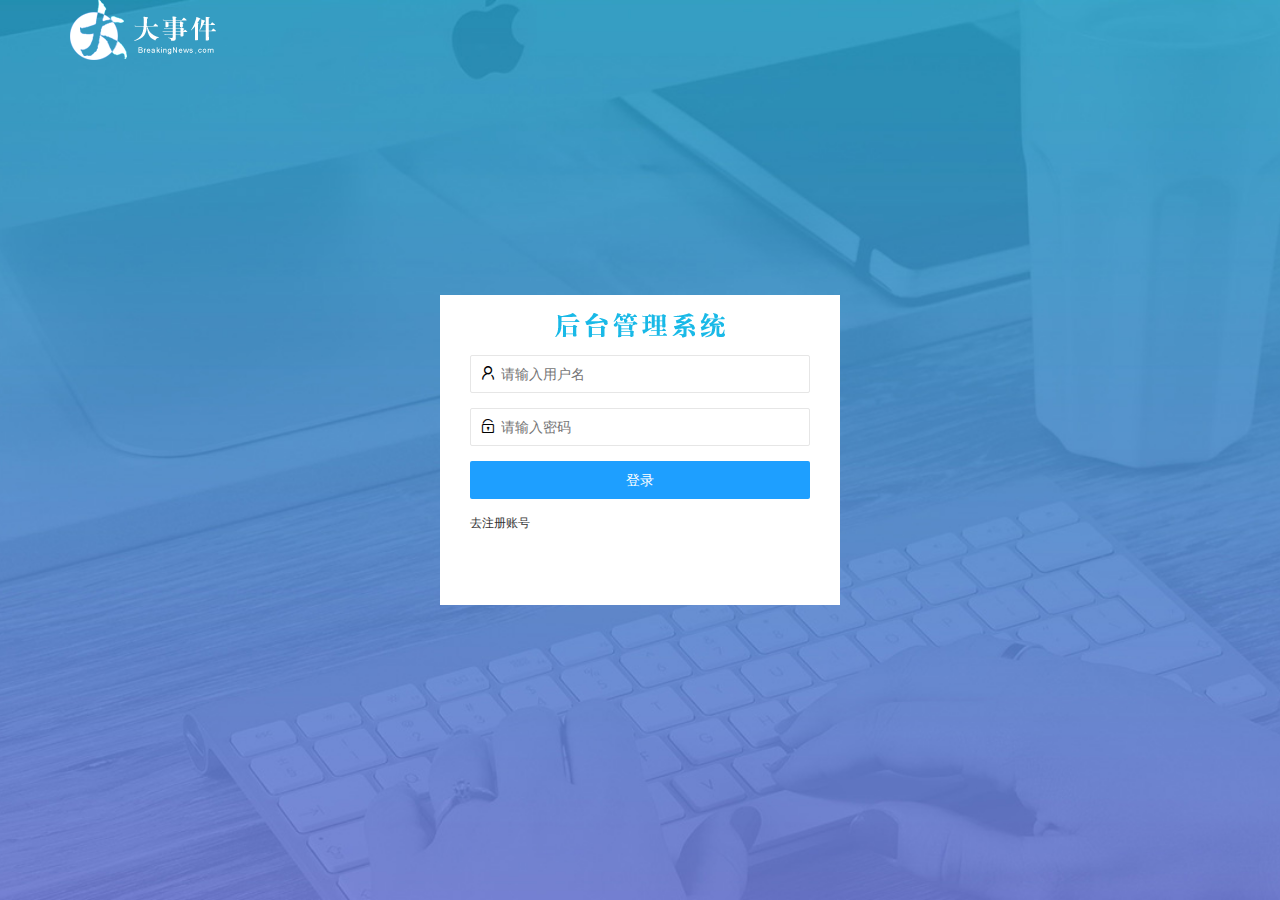
<file: login.html>
<!DOCTYPE html>
<html lang="en">

<head>
    <meta charset="UTF-8">
    <meta http-equiv="X-UA-Compatible" content="IE=edge">
    <meta name="viewport" content="width=device-width, initial-scale=1.0">
    <title>Document</title>
    <link rel="stylesheet" href="/assets/lib/layui/css/layui.css">
    <link rel="stylesheet" href="assets/css/login.css">
</head>

<body>
    <!-- 头部logo区域 -->
    <div class="layui-main">
        <img src="/assets/images/logo.png" alt="">
    </div>
    <!-- 登录注册区域 -->
    <div class="loginAndRegBox">
        <div class="title-box"></div>
        <!-- 登录 -->
        <div class="login-box">
            <form class="layui-form" id="form_login">
                <!-- 用户名表单项 -->
                <div class="layui-form-item">
                    <i class="layui-icon layui-icon-username"></i> 
                    <input type="text" name="username" required lay-verify="required" placeholder="请输入用户名"
                        autocomplete="off" class="layui-input">
                </div>
                <!-- 密码表单项 -->
                <div class="layui-form-item">
                    <i class="layui-icon layui-icon-password"></i> 
                    <input type="password" name="password" required lay-verify="required" placeholder="请输入密码"
                        autocomplete="off" class="layui-input">

                </div>
                <!-- 登录按钮 -->
                <div class="layui-form-item">
                    <button class="layui-btn layui-btn-normal layui-btn-fluid" lay-submit
                        lay-filter="formDemo">登录</button>
                </div>
                <!-- 链接去注册 -->
                <div class="layui-form-item">
                    <a href="javascript:;" id="link-reg">去注册账号</a>
                  </div>
            </form>
        </div>
        <!-- 注册 -->
        <div class="reg-box">
            <form class="layui-form" id="form_reg">
                <!-- 用户名表单项 -->
                <div class="layui-form-item">
                    <i class="layui-icon layui-icon-username"></i> 
                    <input type="text" name="username" required lay-verify="required | username" placeholder="请输入用户名"
                        autocomplete="off" class="layui-input">
                </div>
                <!-- 密码表单项 -->
                <div class="layui-form-item">
                    <i class="layui-icon layui-icon-password"></i> 
                    <input type="password" name="password" required lay-verify="required | pwd" placeholder="请输入密码"
                        autocomplete="off" class="layui-input">

                </div>
                <!-- 确认密码框 -->
                <div class="layui-form-item">
                    <i class="layui-icon layui-icon-password"></i> 
                    <input type="password" name="password" required lay-verify="required | pwd | repwd" placeholder="请输入密码"
                        autocomplete="off" class="layui-input">

                </div>
                <!-- 登录按钮 -->
                <div class="layui-form-item">
                    <button class="layui-btn layui-btn-normal layui-btn-fluid" lay-submit>注册</button>
                </div>
                <!-- 链接去注册 -->
                <div class="layui-form-item">
                    <a href="javascript:;" id="link-login">去登陆</a>
                  </div>
            </form>
        </div>
        </div>
    </div>
    <!-- 导入jqurey库 -->
    <script src="/assets/lib/jquery.js"></script>
    <!-- 导入baseAPI -->
    <script src="/assets/js/baseAPI.js"></script>
    <!-- 导入layui库 -->
    <script src="/assets/lib/layui/layui.all.js"></script>
    <!-- 导入login.js脚本文件 -->
    <script src="/assets/js/login.js"></script>
</body>

</html>
</file>
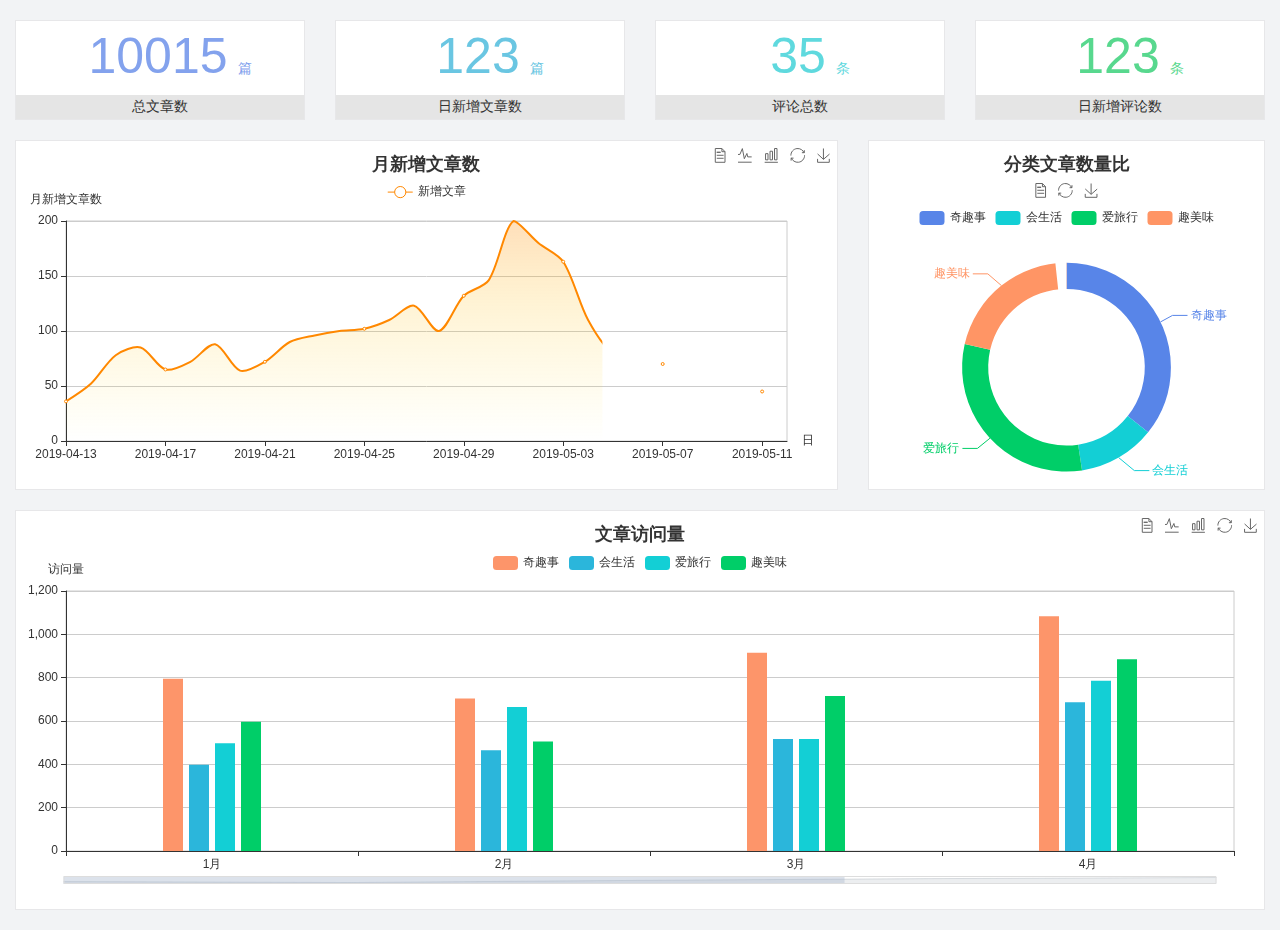
<file: home/dashboard.html>
<!DOCTYPE html>
<html lang="en">

<head>
  <meta charset="UTF-8">
  <meta name="viewport" content="width=device-width, initial-scale=1.0">
  <meta http-equiv="X-UA-Compatible" content="ie=edge">
  <title>图表统计</title>
  <link rel="stylesheet" href="../../assets/lib/bootstrap.css" />
  <link rel="stylesheet" href="../../assets/lib/main.css" />
  <script src="../../assets/lib/jquery.js"></script>
  <script type="text/javascript" src="../../assets/lib/echarts.min.js"></script>
</head>

<body>
  <div class="container-fluid">
    <div class="row spannel_list">
      <div class="col-sm-3 col-xs-6">
        <div class="spannel">
          <em>10015</em><span>篇</span>
          <b>总文章数</b>
        </div>
      </div>
      <div class="col-sm-3 col-xs-6">
        <div class="spannel scolor01">
          <em>123</em><span>篇</span>
          <b>日新增文章数</b>
        </div>
      </div>
      <div class="col-sm-3 col-xs-6">
        <div class="spannel scolor02">
          <em>35</em><span>条</span>
          <b>评论总数</b>
        </div>
      </div>
      <div class="col-sm-3 col-xs-6">
        <div class="spannel scolor03">
          <em>123</em><span>条</span>
          <b>日新增评论数</b>
        </div>
      </div>
    </div>
  </div>

  <div class="container-fluid">
    <div class="row curve-pie">
      <div class="col-lg-8 col-md-8">
        <div class="gragh_pannel" id="curve_show"></div>
      </div>
      <div class="col-lg-4 col-md-4">
        <div class="gragh_pannel" id="pie_show"></div>
      </div>
    </div>
  </div>

  <div class="container-fluid">
    <div class="column_pannel" id="column_show"></div>
  </div>

  <script>
    var oChart = echarts.init(document.getElementById('curve_show'));
    var aList_all = [
      { 'count': 36, 'date': '2019-04-13' },
      { 'count': 52, 'date': '2019-04-14' },
      { 'count': 78, 'date': '2019-04-15' },
      { 'count': 85, 'date': '2019-04-16' },
      { 'count': 65, 'date': '2019-04-17' },
      { 'count': 72, 'date': '2019-04-18' },
      { 'count': 88, 'date': '2019-04-19' },
      { 'count': 64, 'date': '2019-04-20' },
      { 'count': 72, 'date': '2019-04-21' },
      { 'count': 90, 'date': '2019-04-22' },
      { 'count': 96, 'date': '2019-04-23' },
      { 'count': 100, 'date': '2019-04-24' },
      { 'count': 102, 'date': '2019-04-25' },
      { 'count': 110, 'date': '2019-04-26' },
      { 'count': 123, 'date': '2019-04-27' },
      { 'count': 100, 'date': '2019-04-28' },
      { 'count': 132, 'date': '2019-04-29' },
      { 'count': 146, 'date': '2019-04-30' },
      { 'count': 200, 'date': '2019-05-01' },
      { 'count': 180, 'date': '2019-05-02' },
      { 'count': 163, 'date': '2019-05-03' },
      { 'count': 110, 'date': '2019-05-04' },
      { 'count': 80, 'date': '2019-05-05' },
      { 'count': 82, 'date': '2019-05-06' },
      { 'count': 70, 'date': '2019-05-07' },
      { 'count': 65, 'date': '2019-05-08' },
      { 'count': 54, 'date': '2019-05-09' },
      { 'count': 40, 'date': '2019-05-10' },
      { 'count': 45, 'date': '2019-05-11' },
      { 'count': 38, 'date': '2019-05-12' },
    ];

    let aCount = [];
    let aDate = [];

    for (var i = 0; i < aList_all.length; i++) {
      aCount.push(aList_all[i].count);
      aDate.push(aList_all[i].date);
    }

    var chartopt = {
      title: {
        text: '月新增文章数',
        left: 'center',
        top: '10'
      },
      tooltip: {
        trigger: 'axis'
      },
      legend: {
        data: ['新增文章'],
        top: '40'
      },
      toolbox: {
        show: true,
        feature: {
          mark: { show: true },
          dataView: { show: true, readOnly: false },
          magicType: { show: true, type: ['line', 'bar'] },
          restore: { show: true },
          saveAsImage: { show: true }
        }
      },
      calculable: true,
      xAxis: [
        {
          name: '日',
          type: 'category',
          boundaryGap: false,
          data: aDate
        }
      ],
      yAxis: [
        {
          name: '月新增文章数',
          type: 'value'
        }
      ],
      series: [
        {
          name: '新增文章',
          type: 'line',
          smooth: true,
          itemStyle: { normal: { areaStyle: { type: 'default' }, color: '#f80' }, lineStyle: { color: '#f80' } },
          data: aCount
        }],
      areaStyle: {
        normal: {
          color: new echarts.graphic.LinearGradient(0, 0, 0, 1, [{
            offset: 0,
            color: 'rgba(255,136,0,0.39)'
          }, {
            offset: .34,
            color: 'rgba(255,180,0,0.25)'
          }, {
            offset: 1,
            color: 'rgba(255,222,0,0.00)'
          }])

        }
      },
      grid: {
        show: true,
        x: 50,
        x2: 50,
        y: 80,
        height: 220
      }
    };

    oChart.setOption(chartopt);


    var oPie = echarts.init(document.getElementById('pie_show'));
    var oPieopt =
    {
      title: {
        top: 10,
        text: '分类文章数量比',
        x: 'center'
      },
      tooltip: {
        trigger: 'item',
        formatter: "{a} <br/>{b} : {c} ({d}%)"
      },
      color: ['#5885e8', '#13cfd5', '#00ce68', '#ff9565'],
      legend: {
        x: 'center',
        top: 65,
        data: ['奇趣事', '会生活', '爱旅行', '趣美味']
      },
      toolbox: {
        show: true,
        x: 'center',
        top: 35,
        feature: {
          mark: { show: true },
          dataView: { show: true, readOnly: false },
          magicType: {
            show: true,
            type: ['pie', 'funnel'],
            option: {
              funnel: {
                x: '25%',
                width: '50%',
                funnelAlign: 'left',
                max: 1548
              }
            }
          },
          restore: { show: true },
          saveAsImage: { show: true }
        }
      },
      calculable: true,
      series: [
        {
          name: '访问来源',
          type: 'pie',
          radius: ['45%', '60%'],
          center: ['50%', '65%'],
          data: [
            { value: 300, name: '奇趣事' },
            { value: 100, name: '会生活' },
            { value: 260, name: '爱旅行' },
            { value: 180, name: '趣美味' }
          ]
        }
      ]
    };
    oPie.setOption(oPieopt);



    var oColumn = this.echarts.init(document.getElementById('column_show'));
    var oColumnopt =
    {
      title: {
        text: '文章访问量',
        left: 'center',
        top: '10'
      },
      tooltip: {
        trigger: 'axis'
      },
      legend: {
        data: ['奇趣事', '会生活', '爱旅行', '趣美味'],
        top: '40'
      },
      toolbox: {
        show: true,
        feature: {
          mark: { show: true },
          dataView: { show: true, readOnly: false },
          magicType: { show: true, type: ['line', 'bar'] },
          restore: { show: true },
          saveAsImage: { show: true }
        }
      },
      calculable: true,
      xAxis: [
        {
          type: 'category',
          data: ['1月', '2月', '3月', '4月', '5月']
        }
      ],
      yAxis: [
        {
          name: '访问量',
          type: 'value'
        }
      ],
      series: [
        {
          name: '奇趣事',
          type: 'bar',
          barWidth: 20,
          itemStyle: {
            normal: { areaStyle: { type: 'default' }, color: '#fd956a' }
          },
          data: [800, 708, 920, 1090, 1200]
        },
        {
          name: '会生活',
          type: 'bar',
          barWidth: 20,
          itemStyle: {
            normal: { areaStyle: { type: 'default' }, color: '#2bb6db' }
          },
          data: [400, 468, 520, 690, 800]
        },
        {
          name: '爱旅行',
          type: 'bar',
          barWidth: 20,
          itemStyle: {
            normal: { areaStyle: { type: 'default' }, color: '#13cfd5' }
          },
          data: [500, 668, 520, 790, 900]
        },
        {
          name: '趣美味',
          type: 'bar',
          barWidth: 20,
          itemStyle: {
            normal: { areaStyle: { type: 'default' }, color: '#00ce68' }
          },
          data: [600, 508, 720, 890, 1000]
        }
      ],
      grid: {
        show: true,
        x: 50,
        x2: 30,
        y: 80,
        height: 260
      },
      dataZoom: [//给x轴设置滚动条
        {
          start: 0,//默认为0
          end: 100 - 1000 / 31,//默认为100
          type: 'slider',
          show: true,
          xAxisIndex: [0],
          handleSize: 0,//滑动条的 左右2个滑动条的大小
          height: 8,//组件高度
          left: 45, //左边的距离
          right: 50,//右边的距离
          bottom: 26,//右边的距离
          handleColor: '#ddd',//h滑动图标的颜色
          handleStyle: {
            borderColor: "#cacaca",
            borderWidth: "1",
            shadowBlur: 2,
            background: "#ddd",
            shadowColor: "#ddd",
          }
        }]
    };
    oColumn.setOption(oColumnopt);
  </script>
</body>

</html>
</file>
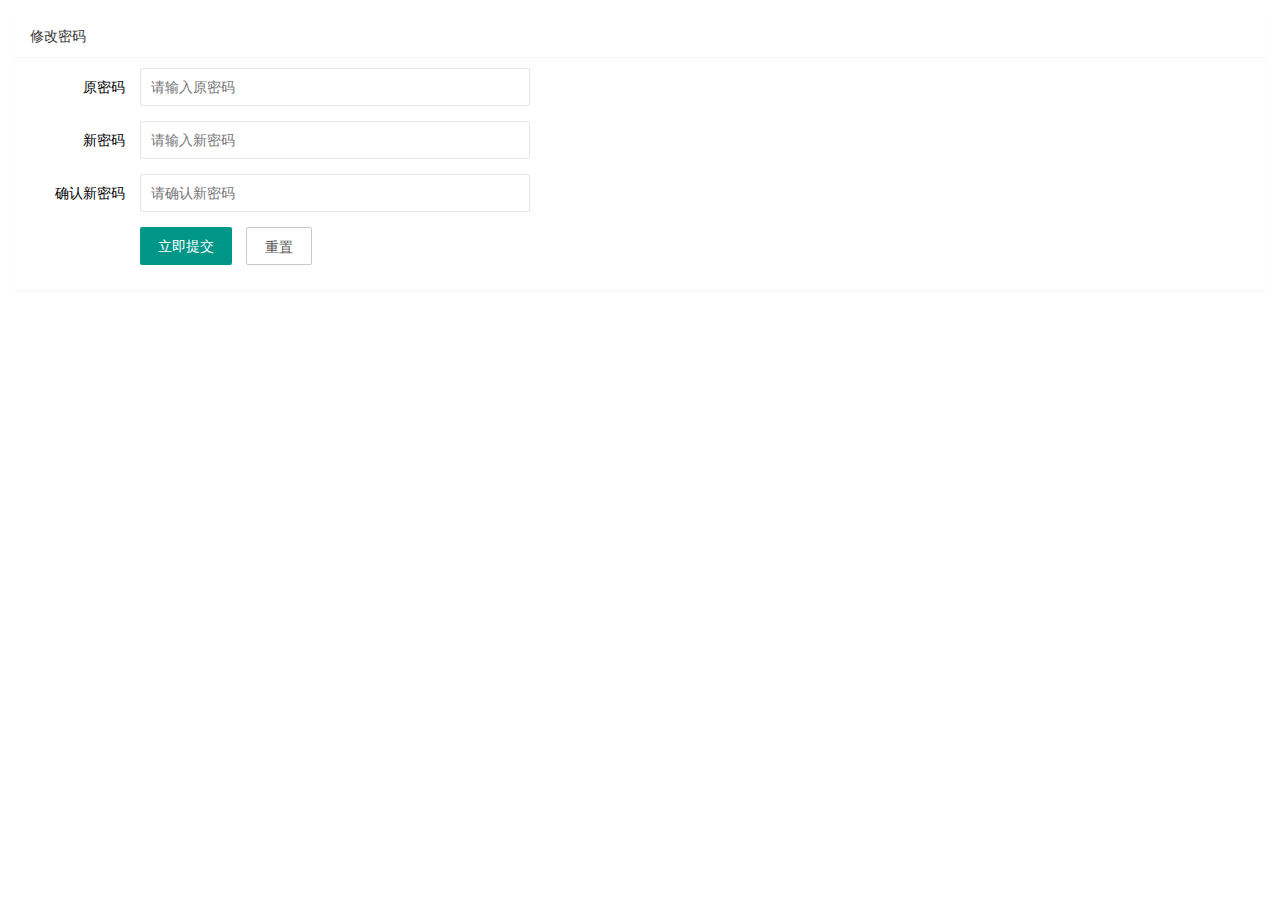
<file: user/reset_pwd.html>
<!DOCTYPE html>
<html lang="en">
<head>
    <meta charset="UTF-8">
    <meta http-equiv="X-UA-Compatible" content="IE=edge">
    <meta name="viewport" content="width=device-width, initial-scale=1.0">
    <title>Document</title>
    <link rel="stylesheet" href="/assets/lib/layui/css/layui.css">
  <link rel="stylesheet" href="/assets/css/user/reset_pwd.css">
</head>
<body>

    <div class="layui-card">
      <div class="layui-card-header">修改密码</div>
      <div class="layui-card-body">
        <!-- 表单 -->
        <form class="layui-form">
          <!-- 原密码 -->
          <div class="layui-form-item">
            <label class="layui-form-label">原密码</label>
            <div class="layui-input-block">
              <input type="password" name="old_pwd" required lay-verify="required|pwd" placeholder="请输入原密码"
                autocomplete="off" class="layui-input">
            </div>
          </div>
          <!-- 新密码 -->
          <div class="layui-form-item">
            <label class="layui-form-label">新密码</label>
            <div class="layui-input-block">
              <input type="password" name="new_pwd" required lay-verify="required|pwd|samePwd" placeholder="请输入新密码"
                autocomplete="off" class="layui-input">
            </div>
          </div>
          <!-- 确认新密码 -->
          <div class="layui-form-item">
            <label class="layui-form-label">确认新密码</label>
            <div class="layui-input-block">
              <input type="password" name="re_pwd" required lay-verify="required|pwd|rePwd" placeholder="请确认新密码"
                autocomplete="off" class="layui-input">
            </div>
          </div>
          <!-- 按钮 -->
          <div class="layui-form-item">
            <div class="layui-input-block">
              <button class="layui-btn" lay-submit lay-filter="formDemo">立即提交</button>
              <button type="reset" class="layui-btn layui-btn-primary">重置</button>
            </div>
          </div>
        </form>
      </div>
    </div>
  
    <script src="/assets/lib/layui/layui.all.js"></script>
    <script src="/assets/lib/jquery.js"></script>
    <script src="/assets/js/baseAPI.js"></script>
  
    <script src="/assets/js/user/reset_pwd.js"></script>
  </body>
</html>
</file>
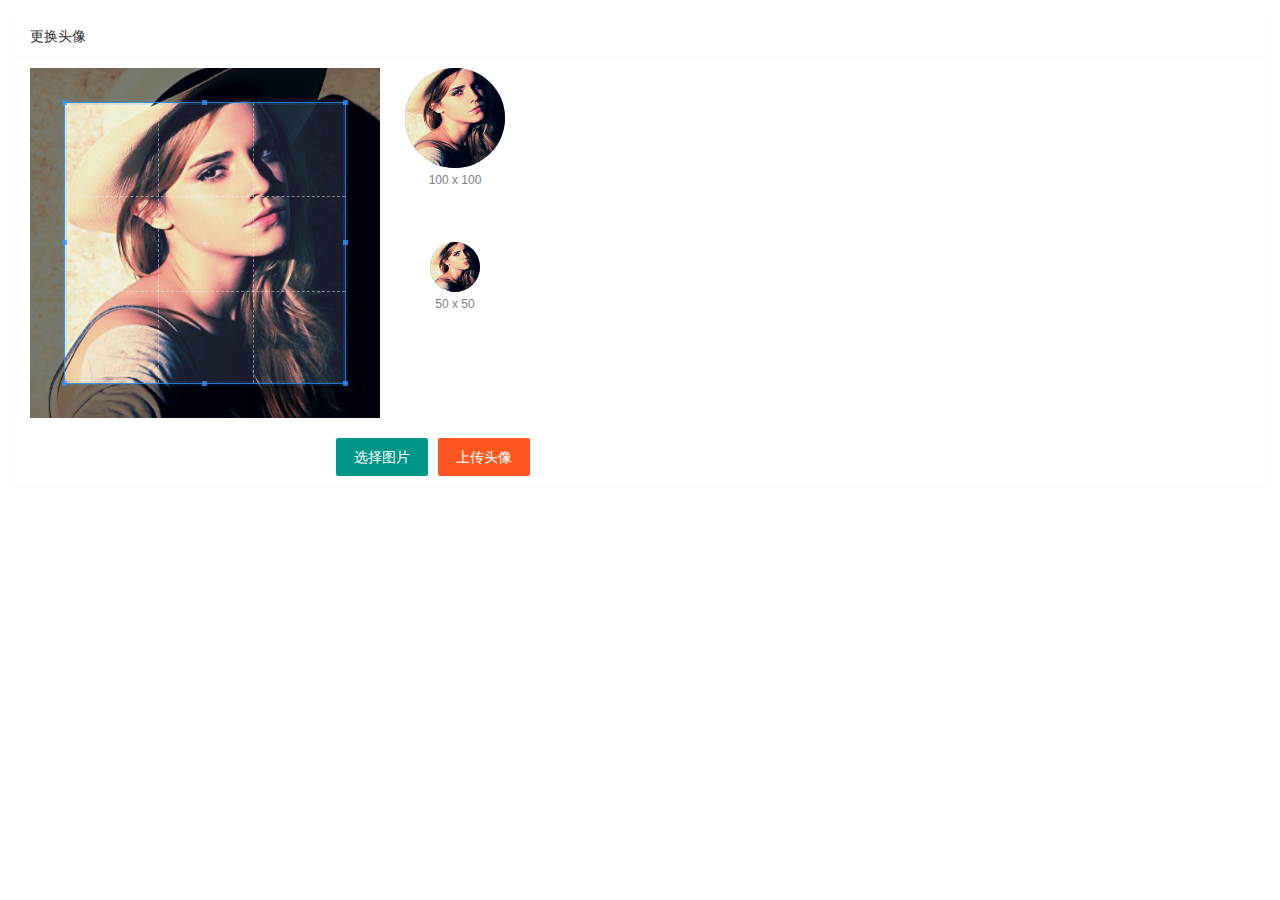
<file: user/user_avatar.html>
<!DOCTYPE html>
<html lang="en">
<head>
    <meta charset="UTF-8">
    <meta http-equiv="X-UA-Compatible" content="IE=edge">
    <meta name="viewport" content="width=device-width, initial-scale=1.0">
    <title>Document</title>
    <link rel="stylesheet" href="/assets/lib/layui/css/layui.css">
    <link rel="stylesheet" href="/assets/lib/cropper/cropper.css">
    <link rel="stylesheet" href="/assets/css/user/user_avatar.css">
</head>
<body>

    <div class="layui-card">
      <div class="layui-card-header">更换头像</div>
      <div class="layui-card-body">
        <!-- 第一行的图片裁剪和预览区域 -->
        <div class="row1">
          <!-- 图片裁剪区域 -->
          <div class="cropper-box">
            <!-- 这个 img 标签很重要，将来会把它初始化为裁剪区域 -->
            <input type="file" id="file" accept="image/png,image/jpeg,image/bmp" style="display: none;">
            <img id="image" src="../assets/images/sample.jpg" />
          </div>
          <!-- 图片的预览区域 -->
          <div class="preview-box">
            <div>
              <!-- 宽高为 100px 的预览区域 -->
              <div class="img-preview w100"></div>
              <p class="size">100 x 100</p>
            </div>
            <div>
              <!-- 宽高为 50px 的预览区域 -->
              <div class="img-preview w50"></div>
              <p class="size">50 x 50</p>
            </div>
          </div>
        </div>
  
        <!-- 第二行的按钮区域 -->
        <div class="row2">
          <button type="button" class="layui-btn" id="btnChooseImg">选择图片</button>
          <button type="button" class="layui-btn layui-btn-danger" id="updateAvatar">上传头像</button>
        </div>
      </div>
    </div>
  
    <script src="/assets/lib/layui/layui.all.js"></script>
    <script src="/assets/lib/jquery.js"></script>
    <script src="/assets/lib/cropper/Cropper.js"></script>
    <script src="/assets/lib/cropper/jquery-cropper.js"></script>
    <script src="/assets/js/baseAPI.js"></script>
    <script src="/assets/js/user/user_avatar.js"></script>
  </body>
</html>
</file>
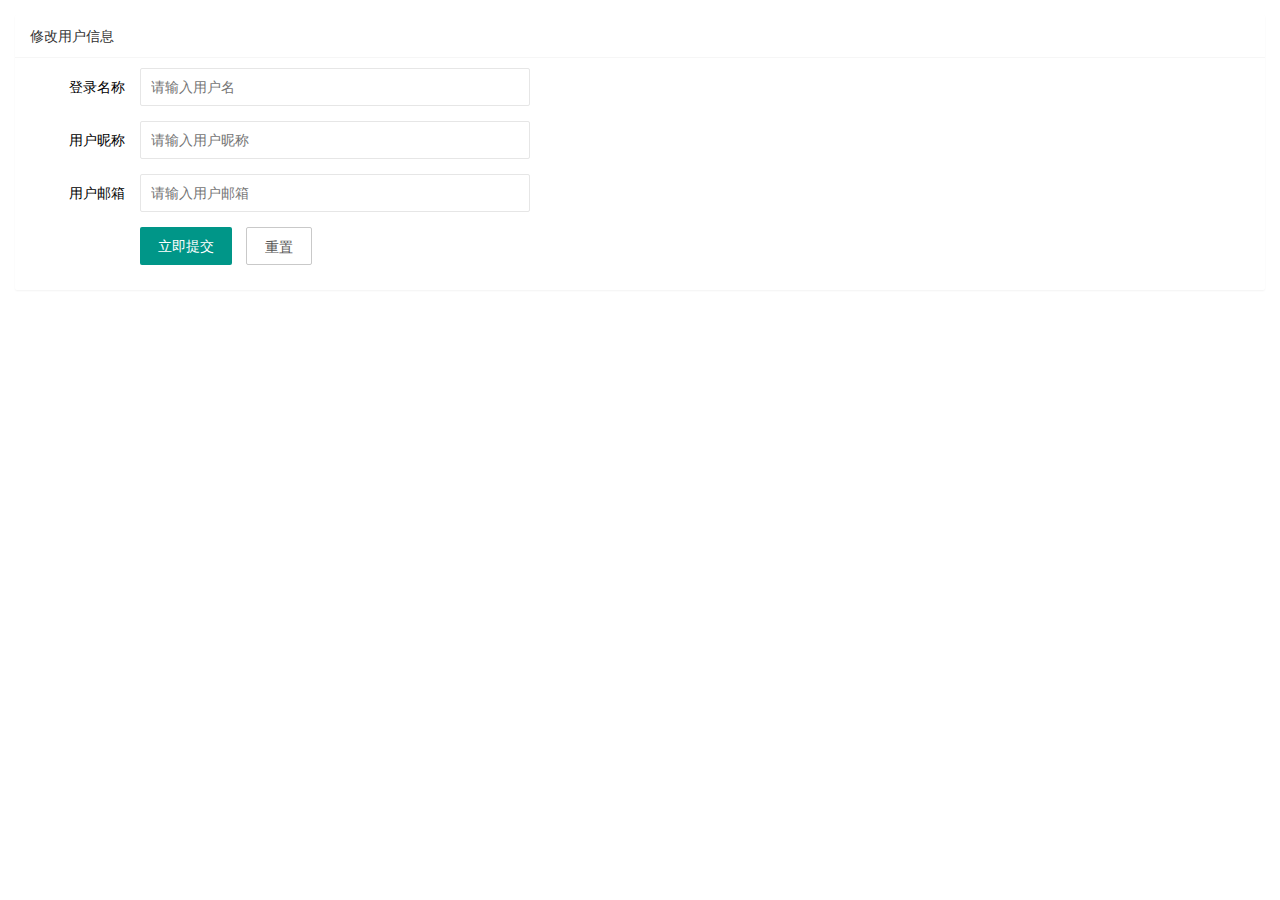
<file: user/user_info.html>
<!DOCTYPE html>
<html lang="en">
<head>
    <meta charset="UTF-8">
    <meta http-equiv="X-UA-Compatible" content="IE=edge">
    <meta name="viewport" content="width=device-width, initial-scale=1.0">
    <title>Document</title>
    <link rel="stylesheet" href="/assets/lib/layui/css/layui.css">
  <link rel="stylesheet" href="/assets/css/user/user_info.css">
</head>
<body>
    <div class="layui-card">
      <div class="layui-card-header">修改用户信息</div>
      <div class="layui-card-body">
        <!-- 修改用户信息的表单 -->
        <form class="layui-form" lay-filter="user-form">
          <!-- 隐藏域: 用户的 Id -->
          <input type="hidden" name="id">
          <!-- 登录名称 -->
          <div class="layui-form-item">
            <label class="layui-form-label">登录名称</label>
            <div class="layui-input-block">
              <input type="text" name="username" required lay-verify="required" placeholder="请输入用户名" autocomplete="off"
                class="layui-input" disabled>
            </div>
          </div>
          <!-- 用户昵称 -->
          <div class="layui-form-item">
            <label class="layui-form-label">用户昵称</label>
            <div class="layui-input-block">
              <input type="text" name="nickname" required lay-verify="required|nickname" placeholder="请输入用户昵称"
                autocomplete="off" class="layui-input">
            </div>
          </div>
          <!-- 用户邮箱 -->
          <div class="layui-form-item">
            <label class="layui-form-label">用户邮箱</label>
            <div class="layui-input-block">
              <input type="text" name="email" required lay-verify="required|email" placeholder="请输入用户邮箱"
                autocomplete="off" class="layui-input">
            </div>
          </div>
          <!-- 按钮 -->
          <div class="layui-form-item">
            <div class="layui-input-block">
              <button class="layui-btn" lay-submit lay-filter="formDemo">立即提交</button>
              <button type="reset" class="layui-btn layui-btn-primary">重置</button>
            </div>
          </div>
        </form>
      </div>
    </div>
  
    <script src="/assets/lib/layui/layui.all.js"></script>
    <script src="/assets/lib/jquery.js"></script>
    <script src="/assets/js/baseAPI.js"></script>
    <script src="/assets/js/user/user_info.js"></script>
  </body>
</html>
</file>
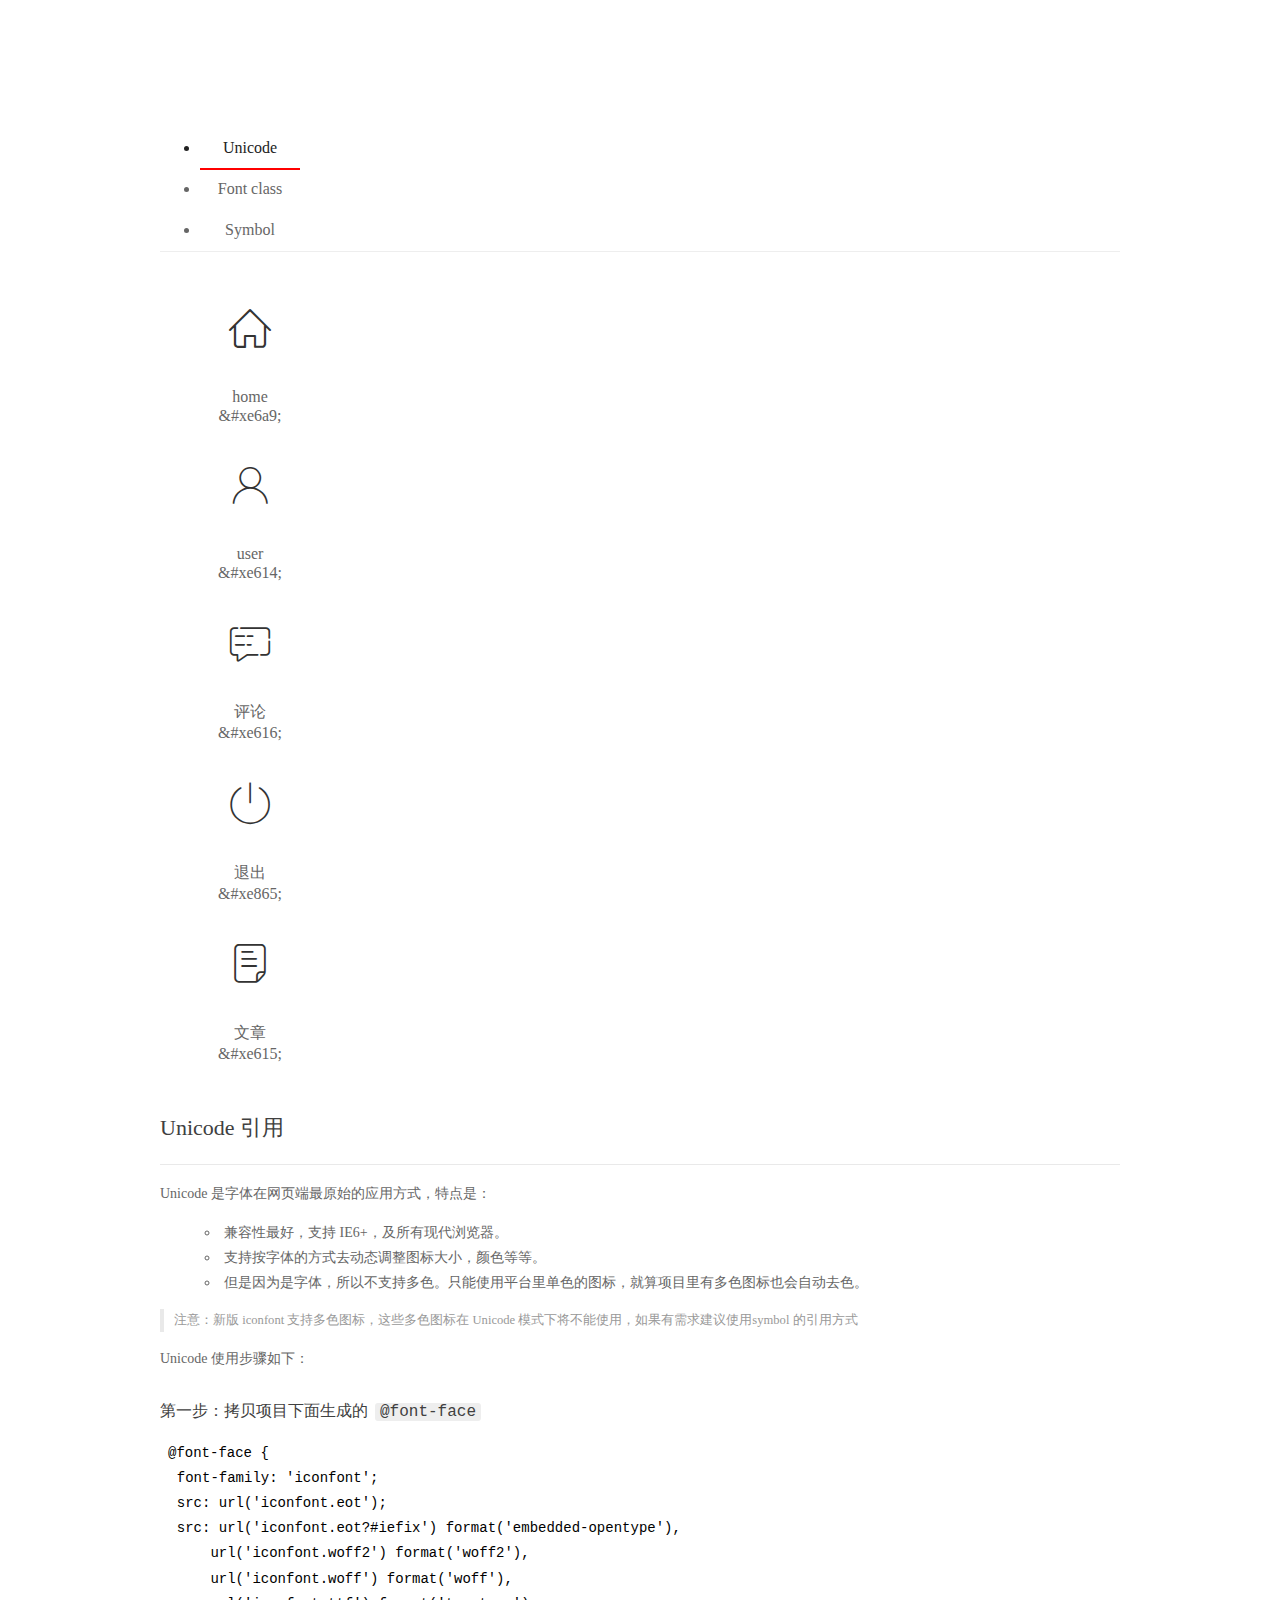
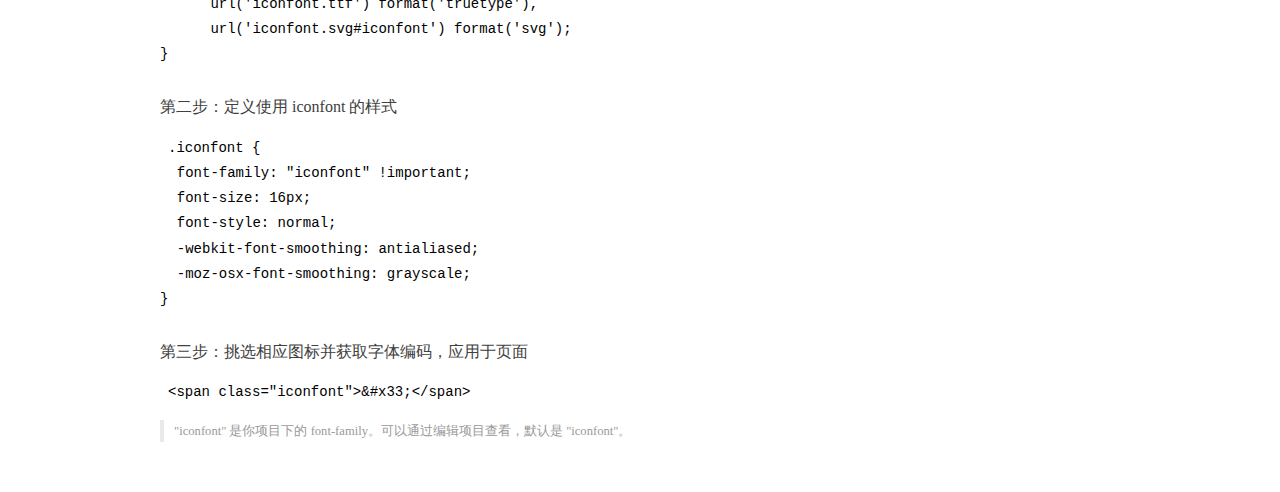
<file: assets/fonts/demo_index.html>
<!DOCTYPE html>
<html>
<head>
  <meta charset="utf-8"/>
  <title>IconFont Demo</title>
  <link rel="shortcut icon" href="https://gtms04.alicdn.com/tps/i4/TB1_oz6GVXXXXaFXpXXJDFnIXXX-64-64.ico" type="image/x-icon"/>
  <link rel="stylesheet" href="https://g.alicdn.com/thx/cube/1.3.2/cube.min.css">
  <link rel="stylesheet" href="demo.css">
  <link rel="stylesheet" href="iconfont.css">
  <script src="iconfont.js"></script>
  <!-- jQuery -->
  <script src="https://a1.alicdn.com/oss/uploads/2018/12/26/7bfddb60-08e8-11e9-9b04-53e73bb6408b.js"></script>
  <!-- 代码高亮 -->
  <script src="https://a1.alicdn.com/oss/uploads/2018/12/26/a3f714d0-08e6-11e9-8a15-ebf944d7534c.js"></script>
</head>
<body>
  <div class="main">
    <h1 class="logo"><a href="https://www.iconfont.cn/" title="iconfont 首页" target="_blank">&#xe86b;</a></h1>
    <div class="nav-tabs">
      <ul id="tabs" class="dib-box">
        <li class="dib active"><span>Unicode</span></li>
        <li class="dib"><span>Font class</span></li>
        <li class="dib"><span>Symbol</span></li>
      </ul>
      
    </div>
    <div class="tab-container">
      <div class="content unicode" style="display: block;">
          <ul class="icon_lists dib-box">
          
            <li class="dib">
              <span class="icon iconfont">&#xe6a9;</span>
                <div class="name">home</div>
                <div class="code-name">&amp;#xe6a9;</div>
              </li>
          
            <li class="dib">
              <span class="icon iconfont">&#xe614;</span>
                <div class="name">user</div>
                <div class="code-name">&amp;#xe614;</div>
              </li>
          
            <li class="dib">
              <span class="icon iconfont">&#xe616;</span>
                <div class="name">评论</div>
                <div class="code-name">&amp;#xe616;</div>
              </li>
          
            <li class="dib">
              <span class="icon iconfont">&#xe865;</span>
                <div class="name">退出</div>
                <div class="code-name">&amp;#xe865;</div>
              </li>
          
            <li class="dib">
              <span class="icon iconfont">&#xe615;</span>
                <div class="name">文章</div>
                <div class="code-name">&amp;#xe615;</div>
              </li>
          
          </ul>
          <div class="article markdown">
          <h2 id="unicode-">Unicode 引用</h2>
          <hr>

          <p>Unicode 是字体在网页端最原始的应用方式，特点是：</p>
          <ul>
            <li>兼容性最好，支持 IE6+，及所有现代浏览器。</li>
            <li>支持按字体的方式去动态调整图标大小，颜色等等。</li>
            <li>但是因为是字体，所以不支持多色。只能使用平台里单色的图标，就算项目里有多色图标也会自动去色。</li>
          </ul>
          <blockquote>
            <p>注意：新版 iconfont 支持多色图标，这些多色图标在 Unicode 模式下将不能使用，如果有需求建议使用symbol 的引用方式</p>
          </blockquote>
          <p>Unicode 使用步骤如下：</p>
          <h3 id="-font-face">第一步：拷贝项目下面生成的 <code>@font-face</code></h3>
<pre><code class="language-css"
>@font-face {
  font-family: 'iconfont';
  src: url('iconfont.eot');
  src: url('iconfont.eot?#iefix') format('embedded-opentype'),
      url('iconfont.woff2') format('woff2'),
      url('iconfont.woff') format('woff'),
      url('iconfont.ttf') format('truetype'),
      url('iconfont.svg#iconfont') format('svg');
}
</code></pre>
          <h3 id="-iconfont-">第二步：定义使用 iconfont 的样式</h3>
<pre><code class="language-css"
>.iconfont {
  font-family: "iconfont" !important;
  font-size: 16px;
  font-style: normal;
  -webkit-font-smoothing: antialiased;
  -moz-osx-font-smoothing: grayscale;
}
</code></pre>
          <h3 id="-">第三步：挑选相应图标并获取字体编码，应用于页面</h3>
<pre>
<code class="language-html"
>&lt;span class="iconfont"&gt;&amp;#x33;&lt;/span&gt;
</code></pre>
          <blockquote>
            <p>"iconfont" 是你项目下的 font-family。可以通过编辑项目查看，默认是 "iconfont"。</p>
          </blockquote>
          </div>
      </div>
      <div class="content font-class">
        <ul class="icon_lists dib-box">
          
          <li class="dib">
            <span class="icon iconfont icon-home"></span>
            <div class="name">
              home
            </div>
            <div class="code-name">.icon-home
            </div>
          </li>
          
          <li class="dib">
            <span class="icon iconfont icon-user"></span>
            <div class="name">
              user
            </div>
            <div class="code-name">.icon-user
            </div>
          </li>
          
          <li class="dib">
            <span class="icon iconfont icon-pinglun"></span>
            <div class="name">
              评论
            </div>
            <div class="code-name">.icon-pinglun
            </div>
          </li>
          
          <li class="dib">
            <span class="icon iconfont icon-tuichu"></span>
            <div class="name">
              退出
            </div>
            <div class="code-name">.icon-tuichu
            </div>
          </li>
          
          <li class="dib">
            <span class="icon iconfont icon-16"></span>
            <div class="name">
              文章
            </div>
            <div class="code-name">.icon-16
            </div>
          </li>
          
        </ul>
        <div class="article markdown">
        <h2 id="font-class-">font-class 引用</h2>
        <hr>

        <p>font-class 是 Unicode 使用方式的一种变种，主要是解决 Unicode 书写不直观，语意不明确的问题。</p>
        <p>与 Unicode 使用方式相比，具有如下特点：</p>
        <ul>
          <li>兼容性良好，支持 IE8+，及所有现代浏览器。</li>
          <li>相比于 Unicode 语意明确，书写更直观。可以很容易分辨这个 icon 是什么。</li>
          <li>因为使用 class 来定义图标，所以当要替换图标时，只需要修改 class 里面的 Unicode 引用。</li>
          <li>不过因为本质上还是使用的字体，所以多色图标还是不支持的。</li>
        </ul>
        <p>使用步骤如下：</p>
        <h3 id="-fontclass-">第一步：引入项目下面生成的 fontclass 代码：</h3>
<pre><code class="language-html">&lt;link rel="stylesheet" href="./iconfont.css"&gt;
</code></pre>
        <h3 id="-">第二步：挑选相应图标并获取类名，应用于页面：</h3>
<pre><code class="language-html">&lt;span class="iconfont icon-xxx"&gt;&lt;/span&gt;
</code></pre>
        <blockquote>
          <p>"
            iconfont" 是你项目下的 font-family。可以通过编辑项目查看，默认是 "iconfont"。</p>
        </blockquote>
      </div>
      </div>
      <div class="content symbol">
          <ul class="icon_lists dib-box">
          
            <li class="dib">
                <svg class="icon svg-icon" aria-hidden="true">
                  <use xlink:href="#icon-home"></use>
                </svg>
                <div class="name">home</div>
                <div class="code-name">#icon-home</div>
            </li>
          
            <li class="dib">
                <svg class="icon svg-icon" aria-hidden="true">
                  <use xlink:href="#icon-user"></use>
                </svg>
                <div class="name">user</div>
                <div class="code-name">#icon-user</div>
            </li>
          
            <li class="dib">
                <svg class="icon svg-icon" aria-hidden="true">
                  <use xlink:href="#icon-pinglun"></use>
                </svg>
                <div class="name">评论</div>
                <div class="code-name">#icon-pinglun</div>
            </li>
          
            <li class="dib">
                <svg class="icon svg-icon" aria-hidden="true">
                  <use xlink:href="#icon-tuichu"></use>
                </svg>
                <div class="name">退出</div>
                <div class="code-name">#icon-tuichu</div>
            </li>
          
            <li class="dib">
                <svg class="icon svg-icon" aria-hidden="true">
                  <use xlink:href="#icon-16"></use>
                </svg>
                <div class="name">文章</div>
                <div class="code-name">#icon-16</div>
            </li>
          
          </ul>
          <div class="article markdown">
          <h2 id="symbol-">Symbol 引用</h2>
          <hr>

          <p>这是一种全新的使用方式，应该说这才是未来的主流，也是平台目前推荐的用法。相关介绍可以参考这篇<a href="">文章</a>
            这种用法其实是做了一个 SVG 的集合，与另外两种相比具有如下特点：</p>
          <ul>
            <li>支持多色图标了，不再受单色限制。</li>
            <li>通过一些技巧，支持像字体那样，通过 <code>font-size</code>, <code>color</code> 来调整样式。</li>
            <li>兼容性较差，支持 IE9+，及现代浏览器。</li>
            <li>浏览器渲染 SVG 的性能一般，还不如 png。</li>
          </ul>
          <p>使用步骤如下：</p>
          <h3 id="-symbol-">第一步：引入项目下面生成的 symbol 代码：</h3>
<pre><code class="language-html">&lt;script src="./iconfont.js"&gt;&lt;/script&gt;
</code></pre>
          <h3 id="-css-">第二步：加入通用 CSS 代码（引入一次就行）：</h3>
<pre><code class="language-html">&lt;style&gt;
.icon {
  width: 1em;
  height: 1em;
  vertical-align: -0.15em;
  fill: currentColor;
  overflow: hidden;
}
&lt;/style&gt;
</code></pre>
          <h3 id="-">第三步：挑选相应图标并获取类名，应用于页面：</h3>
<pre><code class="language-html">&lt;svg class="icon" aria-hidden="true"&gt;
  &lt;use xlink:href="#icon-xxx"&gt;&lt;/use&gt;
&lt;/svg&gt;
</code></pre>
          </div>
      </div>

    </div>
  </div>
  <script>
  $(document).ready(function () {
      $('.tab-container .content:first').show()

      $('#tabs li').click(function (e) {
        var tabContent = $('.tab-container .content')
        var index = $(this).index()

        if ($(this).hasClass('active')) {
          return
        } else {
          $('#tabs li').removeClass('active')
          $(this).addClass('active')

          tabContent.hide().eq(index).fadeIn()
        }
      })
    })
  </script>
</body>
</html>
</file>
<file: assets/lib/layui/css/layui.css>
/** layui-v2.5.5 MIT License By https://www.layui.com */
 .layui-inline,img{display:inline-block;vertical-align:middle}h1,h2,h3,h4,h5,h6{font-weight:400}.layui-edge,.layui-header,.layui-inline,.layui-main{position:relative}.layui-body,.layui-edge,.layui-elip{overflow:hidden}.layui-btn,.layui-edge,.layui-inline,img{vertical-align:middle}.layui-btn,.layui-disabled,.layui-icon,.layui-unselect{-moz-user-select:none;-webkit-user-select:none;-ms-user-select:none}.layui-elip,.layui-form-checkbox span,.layui-form-pane .layui-form-label{text-overflow:ellipsis;white-space:nowrap}.layui-breadcrumb,.layui-tree-btnGroup{visibility:hidden}blockquote,body,button,dd,div,dl,dt,form,h1,h2,h3,h4,h5,h6,input,li,ol,p,pre,td,textarea,th,ul{margin:0;padding:0;-webkit-tap-highlight-color:rgba(0,0,0,0)}a:active,a:hover{outline:0}img{border:none}li{list-style:none}table{border-collapse:collapse;border-spacing:0}h4,h5,h6{font-size:100%}button,input,optgroup,option,select,textarea{font-family:inherit;font-size:inherit;font-style:inherit;font-weight:inherit;outline:0}pre{white-space:pre-wrap;white-space:-moz-pre-wrap;white-space:-pre-wrap;white-space:-o-pre-wrap;word-wrap:break-word}body{line-height:24px;font:14px Helvetica Neue,Helvetica,PingFang SC,Tahoma,Arial,sans-serif}hr{height:1px;margin:10px 0;border:0;clear:both}a{color:#333;text-decoration:none}a:hover{color:#777}a cite{font-style:normal;*cursor:pointer}.layui-border-box,.layui-border-box *{box-sizing:border-box}.layui-box,.layui-box *{box-sizing:content-box}.layui-clear{clear:both;*zoom:1}.layui-clear:after{content:'\20';clear:both;*zoom:1;display:block;height:0}.layui-inline{*display:inline;*zoom:1}.layui-edge{display:inline-block;width:0;height:0;border-width:6px;border-style:dashed;border-color:transparent}.layui-edge-top{top:-4px;border-bottom-color:#999;border-bottom-style:solid}.layui-edge-right{border-left-color:#999;border-left-style:solid}.layui-edge-bottom{top:2px;border-top-color:#999;border-top-style:solid}.layui-edge-left{border-right-color:#999;border-right-style:solid}.layui-disabled,.layui-disabled:hover{color:#d2d2d2!important;cursor:not-allowed!important}.layui-circle{border-radius:100%}.layui-show{display:block!important}.layui-hide{display:none!important}@font-face{font-family:layui-icon;src:url(../font/iconfont.eot?v=250);src:url(../font/iconfont.eot?v=250#iefix) format('embedded-opentype'),url(../font/iconfont.woff2?v=250) format('woff2'),url(../font/iconfont.woff?v=250) format('woff'),url(../font/iconfont.ttf?v=250) format('truetype'),url(../font/iconfont.svg?v=250#layui-icon) format('svg')}.layui-icon{font-family:layui-icon!important;font-size:16px;font-style:normal;-webkit-font-smoothing:antialiased;-moz-osx-font-smoothing:grayscale}.layui-icon-reply-fill:before{content:"\e611"}.layui-icon-set-fill:before{content:"\e614"}.layui-icon-menu-fill:before{content:"\e60f"}.layui-icon-search:before{content:"\e615"}.layui-icon-share:before{content:"\e641"}.layui-icon-set-sm:before{content:"\e620"}.layui-icon-engine:before{content:"\e628"}.layui-icon-close:before{content:"\1006"}.layui-icon-close-fill:before{content:"\1007"}.layui-icon-chart-screen:before{content:"\e629"}.layui-icon-star:before{content:"\e600"}.layui-icon-circle-dot:before{content:"\e617"}.layui-icon-chat:before{content:"\e606"}.layui-icon-release:before{content:"\e609"}.layui-icon-list:before{content:"\e60a"}.layui-icon-chart:before{content:"\e62c"}.layui-icon-ok-circle:before{content:"\1005"}.layui-icon-layim-theme:before{content:"\e61b"}.layui-icon-table:before{content:"\e62d"}.layui-icon-right:before{content:"\e602"}.layui-icon-left:before{content:"\e603"}.layui-icon-cart-simple:before{content:"\e698"}.layui-icon-face-cry:before{content:"\e69c"}.layui-icon-face-smile:before{content:"\e6af"}.layui-icon-survey:before{content:"\e6b2"}.layui-icon-tree:before{content:"\e62e"}.layui-icon-upload-circle:before{content:"\e62f"}.layui-icon-add-circle:before{content:"\e61f"}.layui-icon-download-circle:before{content:"\e601"}.layui-icon-templeate-1:before{content:"\e630"}.layui-icon-util:before{content:"\e631"}.layui-icon-face-surprised:before{content:"\e664"}.layui-icon-edit:before{content:"\e642"}.layui-icon-speaker:before{content:"\e645"}.layui-icon-down:before{content:"\e61a"}.layui-icon-file:before{content:"\e621"}.layui-icon-layouts:before{content:"\e632"}.layui-icon-rate-half:before{content:"\e6c9"}.layui-icon-add-circle-fine:before{content:"\e608"}.layui-icon-prev-circle:before{content:"\e633"}.layui-icon-read:before{content:"\e705"}.layui-icon-404:before{content:"\e61c"}.layui-icon-carousel:before{content:"\e634"}.layui-icon-help:before{content:"\e607"}.layui-icon-code-circle:before{content:"\e635"}.layui-icon-water:before{content:"\e636"}.layui-icon-username:before{content:"\e66f"}.layui-icon-find-fill:before{content:"\e670"}.layui-icon-about:before{content:"\e60b"}.layui-icon-location:before{content:"\e715"}.layui-icon-up:before{content:"\e619"}.layui-icon-pause:before{content:"\e651"}.layui-icon-date:before{content:"\e637"}.layui-icon-layim-uploadfile:before{content:"\e61d"}.layui-icon-delete:before{content:"\e640"}.layui-icon-play:before{content:"\e652"}.layui-icon-top:before{content:"\e604"}.layui-icon-friends:before{content:"\e612"}.layui-icon-refresh-3:before{content:"\e9aa"}.layui-icon-ok:before{content:"\e605"}.layui-icon-layer:before{content:"\e638"}.layui-icon-face-smile-fine:before{content:"\e60c"}.layui-icon-dollar:before{content:"\e659"}.layui-icon-group:before{content:"\e613"}.layui-icon-layim-download:before{content:"\e61e"}.layui-icon-picture-fine:before{content:"\e60d"}.layui-icon-link:before{content:"\e64c"}.layui-icon-diamond:before{content:"\e735"}.layui-icon-log:before{content:"\e60e"}.layui-icon-rate-solid:before{content:"\e67a"}.layui-icon-fonts-del:before{content:"\e64f"}.layui-icon-unlink:before{content:"\e64d"}.layui-icon-fonts-clear:before{content:"\e639"}.layui-icon-triangle-r:before{content:"\e623"}.layui-icon-circle:before{content:"\e63f"}.layui-icon-radio:before{content:"\e643"}.layui-icon-align-center:before{content:"\e647"}.layui-icon-align-right:before{content:"\e648"}.layui-icon-align-left:before{content:"\e649"}.layui-icon-loading-1:before{content:"\e63e"}.layui-icon-return:before{content:"\e65c"}.layui-icon-fonts-strong:before{content:"\e62b"}.layui-icon-upload:before{content:"\e67c"}.layui-icon-dialogue:before{content:"\e63a"}.layui-icon-video:before{content:"\e6ed"}.layui-icon-headset:before{content:"\e6fc"}.layui-icon-cellphone-fine:before{content:"\e63b"}.layui-icon-add-1:before{content:"\e654"}.layui-icon-face-smile-b:before{content:"\e650"}.layui-icon-fonts-html:before{content:"\e64b"}.layui-icon-form:before{content:"\e63c"}.layui-icon-cart:before{content:"\e657"}.layui-icon-camera-fill:before{content:"\e65d"}.layui-icon-tabs:before{content:"\e62a"}.layui-icon-fonts-code:before{content:"\e64e"}.layui-icon-fire:before{content:"\e756"}.layui-icon-set:before{content:"\e716"}.layui-icon-fonts-u:before{content:"\e646"}.layui-icon-triangle-d:before{content:"\e625"}.layui-icon-tips:before{content:"\e702"}.layui-icon-picture:before{content:"\e64a"}.layui-icon-more-vertical:before{content:"\e671"}.layui-icon-flag:before{content:"\e66c"}.layui-icon-loading:before{content:"\e63d"}.layui-icon-fonts-i:before{content:"\e644"}.layui-icon-refresh-1:before{content:"\e666"}.layui-icon-rmb:before{content:"\e65e"}.layui-icon-home:before{content:"\e68e"}.layui-icon-user:before{content:"\e770"}.layui-icon-notice:before{content:"\e667"}.layui-icon-login-weibo:before{content:"\e675"}.layui-icon-voice:before{content:"\e688"}.layui-icon-upload-drag:before{content:"\e681"}.layui-icon-login-qq:before{content:"\e676"}.layui-icon-snowflake:before{content:"\e6b1"}.layui-icon-file-b:before{content:"\e655"}.layui-icon-template:before{content:"\e663"}.layui-icon-auz:before{content:"\e672"}.layui-icon-console:before{content:"\e665"}.layui-icon-app:before{content:"\e653"}.layui-icon-prev:before{content:"\e65a"}.layui-icon-website:before{content:"\e7ae"}.layui-icon-next:before{content:"\e65b"}.layui-icon-component:before{content:"\e857"}.layui-icon-more:before{content:"\e65f"}.layui-icon-login-wechat:before{content:"\e677"}.layui-icon-shrink-right:before{content:"\e668"}.layui-icon-spread-left:before{content:"\e66b"}.layui-icon-camera:before{content:"\e660"}.layui-icon-note:before{content:"\e66e"}.layui-icon-refresh:before{content:"\e669"}.layui-icon-female:before{content:"\e661"}.layui-icon-male:before{content:"\e662"}.layui-icon-password:before{content:"\e673"}.layui-icon-senior:before{content:"\e674"}.layui-icon-theme:before{content:"\e66a"}.layui-icon-tread:before{content:"\e6c5"}.layui-icon-praise:before{content:"\e6c6"}.layui-icon-star-fill:before{content:"\e658"}.layui-icon-rate:before{content:"\e67b"}.layui-icon-template-1:before{content:"\e656"}.layui-icon-vercode:before{content:"\e679"}.layui-icon-cellphone:before{content:"\e678"}.layui-icon-screen-full:before{content:"\e622"}.layui-icon-screen-restore:before{content:"\e758"}.layui-icon-cols:before{content:"\e610"}.layui-icon-export:before{content:"\e67d"}.layui-icon-print:before{content:"\e66d"}.layui-icon-slider:before{content:"\e714"}.layui-icon-addition:before{content:"\e624"}.layui-icon-subtraction:before{content:"\e67e"}.layui-icon-service:before{content:"\e626"}.layui-icon-transfer:before{content:"\e691"}.layui-main{width:1140px;margin:0 auto}.layui-header{z-index:1000;height:60px}.layui-header a:hover{transition:all .5s;-webkit-transition:all .5s}.layui-side{position:fixed;left:0;top:0;bottom:0;z-index:999;width:200px;overflow-x:hidden}.layui-side-scroll{position:relative;width:220px;height:100%;overflow-x:hidden}.layui-body{position:absolute;left:200px;right:0;top:0;bottom:0;z-index:998;width:auto;overflow-y:auto;box-sizing:border-box}.layui-layout-body{overflow:hidden}.layui-layout-admin .layui-header{background-color:#23262E}.layui-layout-admin .layui-side{top:60px;width:200px;overflow-x:hidden}.layui-layout-admin .layui-body{position:fixed;top:60px;bottom:44px}.layui-layout-admin .layui-main{width:auto;margin:0 15px}.layui-layout-admin .layui-footer{position:fixed;left:200px;right:0;bottom:0;height:44px;line-height:44px;padding:0 15px;background-color:#eee}.layui-layout-admin .layui-logo{position:absolute;left:0;top:0;width:200px;height:100%;line-height:60px;text-align:center;color:#009688;font-size:16px}.layui-layout-admin .layui-header .layui-nav{background:0 0}.layui-layout-left{position:absolute!important;left:200px;top:0}.layui-layout-right{position:absolute!important;right:0;top:0}.layui-container{position:relative;margin:0 auto;padding:0 15px;box-sizing:border-box}.layui-fluid{position:relative;margin:0 auto;padding:0 15px}.layui-row:after,.layui-row:before{content:'';display:block;clear:both}.layui-col-lg1,.layui-col-lg10,.layui-col-lg11,.layui-col-lg12,.layui-col-lg2,.layui-col-lg3,.layui-col-lg4,.layui-col-lg5,.layui-col-lg6,.layui-col-lg7,.layui-col-lg8,.layui-col-lg9,.layui-col-md1,.layui-col-md10,.layui-col-md11,.layui-col-md12,.layui-col-md2,.layui-col-md3,.layui-col-md4,.layui-col-md5,.layui-col-md6,.layui-col-md7,.layui-col-md8,.layui-col-md9,.layui-col-sm1,.layui-col-sm10,.layui-col-sm11,.layui-col-sm12,.layui-col-sm2,.layui-col-sm3,.layui-col-sm4,.layui-col-sm5,.layui-col-sm6,.layui-col-sm7,.layui-col-sm8,.layui-col-sm9,.layui-col-xs1,.layui-col-xs10,.layui-col-xs11,.layui-col-xs12,.layui-col-xs2,.layui-col-xs3,.layui-col-xs4,.layui-col-xs5,.layui-col-xs6,.layui-col-xs7,.layui-col-xs8,.layui-col-xs9{position:relative;display:block;box-sizing:border-box}.layui-col-xs1,.layui-col-xs10,.layui-col-xs11,.layui-col-xs12,.layui-col-xs2,.layui-col-xs3,.layui-col-xs4,.layui-col-xs5,.layui-col-xs6,.layui-col-xs7,.layui-col-xs8,.layui-col-xs9{float:left}.layui-col-xs1{width:8.33333333%}.layui-col-xs2{width:16.66666667%}.layui-col-xs3{width:25%}.layui-col-xs4{width:33.33333333%}.layui-col-xs5{width:41.66666667%}.layui-col-xs6{width:50%}.layui-col-xs7{width:58.33333333%}.layui-col-xs8{width:66.66666667%}.layui-col-xs9{width:75%}.layui-col-xs10{width:83.33333333%}.layui-col-xs11{width:91.66666667%}.layui-col-xs12{width:100%}.layui-col-xs-offset1{margin-left:8.33333333%}.layui-col-xs-offset2{margin-left:16.66666667%}.layui-col-xs-offset3{margin-left:25%}.layui-col-xs-offset4{margin-left:33.33333333%}.layui-col-xs-offset5{margin-left:41.66666667%}.layui-col-xs-offset6{margin-left:50%}.layui-col-xs-offset7{margin-left:58.33333333%}.layui-col-xs-offset8{margin-left:66.66666667%}.layui-col-xs-offset9{margin-left:75%}.layui-col-xs-offset10{margin-left:83.33333333%}.layui-col-xs-offset11{margin-left:91.66666667%}.layui-col-xs-offset12{margin-left:100%}@media screen and (max-width:768px){.layui-hide-xs{display:none!important}.layui-show-xs-block{display:block!important}.layui-show-xs-inline{display:inline!important}.layui-show-xs-inline-block{display:inline-block!important}}@media screen and (min-width:768px){.layui-container{width:750px}.layui-hide-sm{display:none!important}.layui-show-sm-block{display:block!important}.layui-show-sm-inline{display:inline!important}.layui-show-sm-inline-block{display:inline-block!important}.layui-col-sm1,.layui-col-sm10,.layui-col-sm11,.layui-col-sm12,.layui-col-sm2,.layui-col-sm3,.layui-col-sm4,.layui-col-sm5,.layui-col-sm6,.layui-col-sm7,.layui-col-sm8,.layui-col-sm9{float:left}.layui-col-sm1{width:8.33333333%}.layui-col-sm2{width:16.66666667%}.layui-col-sm3{width:25%}.layui-col-sm4{width:33.33333333%}.layui-col-sm5{width:41.66666667%}.layui-col-sm6{width:50%}.layui-col-sm7{width:58.33333333%}.layui-col-sm8{width:66.66666667%}.layui-col-sm9{width:75%}.layui-col-sm10{width:83.33333333%}.layui-col-sm11{width:91.66666667%}.layui-col-sm12{width:100%}.layui-col-sm-offset1{margin-left:8.33333333%}.layui-col-sm-offset2{margin-left:16.66666667%}.layui-col-sm-offset3{margin-left:25%}.layui-col-sm-offset4{margin-left:33.33333333%}.layui-col-sm-offset5{margin-left:41.66666667%}.layui-col-sm-offset6{margin-left:50%}.layui-col-sm-offset7{margin-left:58.33333333%}.layui-col-sm-offset8{margin-left:66.66666667%}.layui-col-sm-offset9{margin-left:75%}.layui-col-sm-offset10{margin-left:83.33333333%}.layui-col-sm-offset11{margin-left:91.66666667%}.layui-col-sm-offset12{margin-left:100%}}@media screen and (min-width:992px){.layui-container{width:970px}.layui-hide-md{display:none!important}.layui-show-md-block{display:block!important}.layui-show-md-inline{display:inline!important}.layui-show-md-inline-block{display:inline-block!important}.layui-col-md1,.layui-col-md10,.layui-col-md11,.layui-col-md12,.layui-col-md2,.layui-col-md3,.layui-col-md4,.layui-col-md5,.layui-col-md6,.layui-col-md7,.layui-col-md8,.layui-col-md9{float:left}.layui-col-md1{width:8.33333333%}.layui-col-md2{width:16.66666667%}.layui-col-md3{width:25%}.layui-col-md4{width:33.33333333%}.layui-col-md5{width:41.66666667%}.layui-col-md6{width:50%}.layui-col-md7{width:58.33333333%}.layui-col-md8{width:66.66666667%}.layui-col-md9{width:75%}.layui-col-md10{width:83.33333333%}.layui-col-md11{width:91.66666667%}.layui-col-md12{width:100%}.layui-col-md-offset1{margin-left:8.33333333%}.layui-col-md-offset2{margin-left:16.66666667%}.layui-col-md-offset3{margin-left:25%}.layui-col-md-offset4{margin-left:33.33333333%}.layui-col-md-offset5{margin-left:41.66666667%}.layui-col-md-offset6{margin-left:50%}.layui-col-md-offset7{margin-left:58.33333333%}.layui-col-md-offset8{margin-left:66.66666667%}.layui-col-md-offset9{margin-left:75%}.layui-col-md-offset10{margin-left:83.33333333%}.layui-col-md-offset11{margin-left:91.66666667%}.layui-col-md-offset12{margin-left:100%}}@media screen and (min-width:1200px){.layui-container{width:1170px}.layui-hide-lg{display:none!important}.layui-show-lg-block{display:block!important}.layui-show-lg-inline{display:inline!important}.layui-show-lg-inline-block{display:inline-block!important}.layui-col-lg1,.layui-col-lg10,.layui-col-lg11,.layui-col-lg12,.layui-col-lg2,.layui-col-lg3,.layui-col-lg4,.layui-col-lg5,.layui-col-lg6,.layui-col-lg7,.layui-col-lg8,.layui-col-lg9{float:left}.layui-col-lg1{width:8.33333333%}.layui-col-lg2{width:16.66666667%}.layui-col-lg3{width:25%}.layui-col-lg4{width:33.33333333%}.layui-col-lg5{width:41.66666667%}.layui-col-lg6{width:50%}.layui-col-lg7{width:58.33333333%}.layui-col-lg8{width:66.66666667%}.layui-col-lg9{width:75%}.layui-col-lg10{width:83.33333333%}.layui-col-lg11{width:91.66666667%}.layui-col-lg12{width:100%}.layui-col-lg-offset1{margin-left:8.33333333%}.layui-col-lg-offset2{margin-left:16.66666667%}.layui-col-lg-offset3{margin-left:25%}.layui-col-lg-offset4{margin-left:33.33333333%}.layui-col-lg-offset5{margin-left:41.66666667%}.layui-col-lg-offset6{margin-left:50%}.layui-col-lg-offset7{margin-left:58.33333333%}.layui-col-lg-offset8{margin-left:66.66666667%}.layui-col-lg-offset9{margin-left:75%}.layui-col-lg-offset10{margin-left:83.33333333%}.layui-col-lg-offset11{margin-left:91.66666667%}.layui-col-lg-offset12{margin-left:100%}}.layui-col-space1{margin:-.5px}.layui-col-space1>*{padding:.5px}.layui-col-space3{margin:-1.5px}.layui-col-space3>*{padding:1.5px}.layui-col-space5{margin:-2.5px}.layui-col-space5>*{padding:2.5px}.layui-col-space8{margin:-3.5px}.layui-col-space8>*{padding:3.5px}.layui-col-space10{margin:-5px}.layui-col-space10>*{padding:5px}.layui-col-space12{margin:-6px}.layui-col-space12>*{padding:6px}.layui-col-space15{margin:-7.5px}.layui-col-space15>*{padding:7.5px}.layui-col-space18{margin:-9px}.layui-col-space18>*{padding:9px}.layui-col-space20{margin:-10px}.layui-col-space20>*{padding:10px}.layui-col-space22{margin:-11px}.layui-col-space22>*{padding:11px}.layui-col-space25{margin:-12.5px}.layui-col-space25>*{padding:12.5px}.layui-col-space30{margin:-15px}.layui-col-space30>*{padding:15px}.layui-btn,.layui-input,.layui-select,.layui-textarea,.layui-upload-button{outline:0;-webkit-appearance:none;transition:all .3s;-webkit-transition:all .3s;box-sizing:border-box}.layui-elem-quote{margin-bottom:10px;padding:15px;line-height:22px;border-left:5px solid #009688;border-radius:0 2px 2px 0;background-color:#f2f2f2}.layui-quote-nm{border-style:solid;border-width:1px 1px 1px 5px;background:0 0}.layui-elem-field{margin-bottom:10px;padding:0;border-width:1px;border-style:solid}.layui-elem-field legend{margin-left:20px;padding:0 10px;font-size:20px;font-weight:300}.layui-field-title{margin:10px 0 20px;border-width:1px 0 0}.layui-field-box{padding:10px 15px}.layui-field-title .layui-field-box{padding:10px 0}.layui-progress{position:relative;height:6px;border-radius:20px;background-color:#e2e2e2}.layui-progress-bar{position:absolute;left:0;top:0;width:0;max-width:100%;height:6px;border-radius:20px;text-align:right;background-color:#5FB878;transition:all .3s;-webkit-transition:all .3s}.layui-progress-big,.layui-progress-big .layui-progress-bar{height:18px;line-height:18px}.layui-progress-text{position:relative;top:-20px;line-height:18px;font-size:12px;color:#666}.layui-progress-big .layui-progress-text{position:static;padding:0 10px;color:#fff}.layui-collapse{border-width:1px;border-style:solid;border-radius:2px}.layui-colla-content,.layui-colla-item{border-top-width:1px;border-top-style:solid}.layui-colla-item:first-child{border-top:none}.layui-colla-title{position:relative;height:42px;line-height:42px;padding:0 15px 0 35px;color:#333;background-color:#f2f2f2;cursor:pointer;font-size:14px;overflow:hidden}.layui-colla-content{display:none;padding:10px 15px;line-height:22px;color:#666}.layui-colla-icon{position:absolute;left:15px;top:0;font-size:14px}.layui-card{margin-bottom:15px;border-radius:2px;background-color:#fff;box-shadow:0 1px 2px 0 rgba(0,0,0,.05)}.layui-card:last-child{margin-bottom:0}.layui-card-header{position:relative;height:42px;line-height:42px;padding:0 15px;border-bottom:1px solid #f6f6f6;color:#333;border-radius:2px 2px 0 0;font-size:14px}.layui-bg-black,.layui-bg-blue,.layui-bg-cyan,.layui-bg-green,.layui-bg-orange,.layui-bg-red{color:#fff!important}.layui-card-body{position:relative;padding:10px 15px;line-height:24px}.layui-card-body[pad15]{padding:15px}.layui-card-body[pad20]{padding:20px}.layui-card-body .layui-table{margin:5px 0}.layui-card .layui-tab{margin:0}.layui-panel-window{position:relative;padding:15px;border-radius:0;border-top:5px solid #E6E6E6;background-color:#fff}.layui-auxiliar-moving{position:fixed;left:0;right:0;top:0;bottom:0;width:100%;height:100%;background:0 0;z-index:9999999999}.layui-form-label,.layui-form-mid,.layui-form-select,.layui-input-block,.layui-input-inline,.layui-textarea{position:relative}.layui-bg-red{background-color:#FF5722!important}.layui-bg-orange{background-color:#FFB800!important}.layui-bg-green{background-color:#009688!important}.layui-bg-cyan{background-color:#2F4056!important}.layui-bg-blue{background-color:#1E9FFF!important}.layui-bg-black{background-color:#393D49!important}.layui-bg-gray{background-color:#eee!important;color:#666!important}.layui-badge-rim,.layui-colla-content,.layui-colla-item,.layui-collapse,.layui-elem-field,.layui-form-pane .layui-form-item[pane],.layui-form-pane .layui-form-label,.layui-input,.layui-layedit,.layui-layedit-tool,.layui-quote-nm,.layui-select,.layui-tab-bar,.layui-tab-card,.layui-tab-title,.layui-tab-title .layui-this:after,.layui-textarea{border-color:#e6e6e6}.layui-timeline-item:before,hr{background-color:#e6e6e6}.layui-text{line-height:22px;font-size:14px;color:#666}.layui-text h1,.layui-text h2,.layui-text h3{font-weight:500;color:#333}.layui-text h1{font-size:30px}.layui-text h2{font-size:24px}.layui-text h3{font-size:18px}.layui-text a:not(.layui-btn){color:#01AAED}.layui-text a:not(.layui-btn):hover{text-decoration:underline}.layui-text ul{padding:5px 0 5px 15px}.layui-text ul li{margin-top:5px;list-style-type:disc}.layui-text em,.layui-word-aux{color:#999!important;padding:0 5px!important}.layui-btn{display:inline-block;height:38px;line-height:38px;padding:0 18px;background-color:#009688;color:#fff;white-space:nowrap;text-align:center;font-size:14px;border:none;border-radius:2px;cursor:pointer}.layui-btn:hover{opacity:.8;filter:alpha(opacity=80);color:#fff}.layui-btn:active{opacity:1;filter:alpha(opacity=100)}.layui-btn+.layui-btn{margin-left:10px}.layui-btn-container{font-size:0}.layui-btn-container .layui-btn{margin-right:10px;margin-bottom:10px}.layui-btn-container .layui-btn+.layui-btn{margin-left:0}.layui-table .layui-btn-container .layui-btn{margin-bottom:9px}.layui-btn-radius{border-radius:100px}.layui-btn .layui-icon{margin-right:3px;font-size:18px;vertical-align:bottom;vertical-align:middle\9}.layui-btn-primary{border:1px solid #C9C9C9;background-color:#fff;color:#555}.layui-btn-primary:hover{border-color:#009688;color:#333}.layui-btn-normal{background-color:#1E9FFF}.layui-btn-warm{background-color:#FFB800}.layui-btn-danger{background-color:#FF5722}.layui-btn-checked{background-color:#5FB878}.layui-btn-disabled,.layui-btn-disabled:active,.layui-btn-disabled:hover{border:1px solid #e6e6e6;background-color:#FBFBFB;color:#C9C9C9;cursor:not-allowed;opacity:1}.layui-btn-lg{height:44px;line-height:44px;padding:0 25px;font-size:16px}.layui-btn-sm{height:30px;line-height:30px;padding:0 10px;font-size:12px}.layui-btn-sm i{font-size:16px!important}.layui-btn-xs{height:22px;line-height:22px;padding:0 5px;font-size:12px}.layui-btn-xs i{font-size:14px!important}.layui-btn-group{display:inline-block;vertical-align:middle;font-size:0}.layui-btn-group .layui-btn{margin-left:0!important;margin-right:0!important;border-left:1px solid rgba(255,255,255,.5);border-radius:0}.layui-btn-group .layui-btn-primary{border-left:none}.layui-btn-group .layui-btn-primary:hover{border-color:#C9C9C9;color:#009688}.layui-btn-group .layui-btn:first-child{border-left:none;border-radius:2px 0 0 2px}.layui-btn-group .layui-btn-primary:first-child{border-left:1px solid #c9c9c9}.layui-btn-group .layui-btn:last-child{border-radius:0 2px 2px 0}.layui-btn-group .layui-btn+.layui-btn{margin-left:0}.layui-btn-group+.layui-btn-group{margin-left:10px}.layui-btn-fluid{width:100%}.layui-input,.layui-select,.layui-textarea{height:38px;line-height:1.3;line-height:38px\9;border-width:1px;border-style:solid;background-color:#fff;border-radius:2px}.layui-input::-webkit-input-placeholder,.layui-select::-webkit-input-placeholder,.layui-textarea::-webkit-input-placeholder{line-height:1.3}.layui-input,.layui-textarea{display:block;width:100%;padding-left:10px}.layui-input:hover,.layui-textarea:hover{border-color:#D2D2D2!important}.layui-input:focus,.layui-textarea:focus{border-color:#C9C9C9!important}.layui-textarea{min-height:100px;height:auto;line-height:20px;padding:6px 10px;resize:vertical}.layui-select{padding:0 10px}.layui-form input[type=checkbox],.layui-form input[type=radio],.layui-form select{display:none}.layui-form [lay-ignore]{display:initial}.layui-form-item{margin-bottom:15px;clear:both;*zoom:1}.layui-form-item:after{content:'\20';clear:both;*zoom:1;display:block;height:0}.layui-form-label{float:left;display:block;padding:9px 15px;width:80px;font-weight:400;line-height:20px;text-align:right}.layui-form-label-col{display:block;float:none;padding:9px 0;line-height:20px;text-align:left}.layui-form-item .layui-inline{margin-bottom:5px;margin-right:10px}.layui-input-block{margin-left:110px;min-height:36px}.layui-input-inline{display:inline-block;vertical-align:middle}.layui-form-item .layui-input-inline{float:left;width:190px;margin-right:10px}.layui-form-text .layui-input-inline{width:auto}.layui-form-mid{float:left;display:block;padding:9px 0!important;line-height:20px;margin-right:10px}.layui-form-danger+.layui-form-select .layui-input,.layui-form-danger:focus{border-color:#FF5722!important}.layui-form-select .layui-input{padding-right:30px;cursor:pointer}.layui-form-select .layui-edge{position:absolute;right:10px;top:50%;margin-top:-3px;cursor:pointer;border-width:6px;border-top-color:#c2c2c2;border-top-style:solid;transition:all .3s;-webkit-transition:all .3s}.layui-form-select dl{display:none;position:absolute;left:0;top:42px;padding:5px 0;z-index:899;min-width:100%;border:1px solid #d2d2d2;max-height:300px;overflow-y:auto;background-color:#fff;border-radius:2px;box-shadow:0 2px 4px rgba(0,0,0,.12);box-sizing:border-box}.layui-form-select dl dd,.layui-form-select dl dt{padding:0 10px;line-height:36px;white-space:nowrap;overflow:hidden;text-overflow:ellipsis}.layui-form-select dl dt{font-size:12px;color:#999}.layui-form-select dl dd{cursor:pointer}.layui-form-select dl dd:hover{background-color:#f2f2f2;-webkit-transition:.5s all;transition:.5s all}.layui-form-select .layui-select-group dd{padding-left:20px}.layui-form-select dl dd.layui-select-tips{padding-left:10px!important;color:#999}.layui-form-select dl dd.layui-this{background-color:#5FB878;color:#fff}.layui-form-checkbox,.layui-form-select dl dd.layui-disabled{background-color:#fff}.layui-form-selected dl{display:block}.layui-form-checkbox,.layui-form-checkbox *,.layui-form-switch{display:inline-block;vertical-align:middle}.layui-form-selected .layui-edge{margin-top:-9px;-webkit-transform:rotate(180deg);transform:rotate(180deg);margin-top:-3px\9}:root .layui-form-selected .layui-edge{margin-top:-9px\0/IE9}.layui-form-selectup dl{top:auto;bottom:42px}.layui-select-none{margin:5px 0;text-align:center;color:#999}.layui-select-disabled .layui-disabled{border-color:#eee!important}.layui-select-disabled .layui-edge{border-top-color:#d2d2d2}.layui-form-checkbox{position:relative;height:30px;line-height:30px;margin-right:10px;padding-right:30px;cursor:pointer;font-size:0;-webkit-transition:.1s linear;transition:.1s linear;box-sizing:border-box}.layui-form-checkbox span{padding:0 10px;height:100%;font-size:14px;border-radius:2px 0 0 2px;background-color:#d2d2d2;color:#fff;overflow:hidden}.layui-form-checkbox:hover span{background-color:#c2c2c2}.layui-form-checkbox i{position:absolute;right:0;top:0;width:30px;height:28px;border:1px solid #d2d2d2;border-left:none;border-radius:0 2px 2px 0;color:#fff;font-size:20px;text-align:center}.layui-form-checkbox:hover i{border-color:#c2c2c2;color:#c2c2c2}.layui-form-checked,.layui-form-checked:hover{border-color:#5FB878}.layui-form-checked span,.layui-form-checked:hover span{background-color:#5FB878}.layui-form-checked i,.layui-form-checked:hover i{color:#5FB878}.layui-form-item .layui-form-checkbox{margin-top:4px}.layui-form-checkbox[lay-skin=primary]{height:auto!important;line-height:normal!important;min-width:18px;min-height:18px;border:none!important;margin-right:0;padding-left:28px;padding-right:0;background:0 0}.layui-form-checkbox[lay-skin=primary] span{padding-left:0;padding-right:15px;line-height:18px;background:0 0;color:#666}.layui-form-checkbox[lay-skin=primary] i{right:auto;left:0;width:16px;height:16px;line-height:16px;border:1px solid #d2d2d2;font-size:12px;border-radius:2px;background-color:#fff;-webkit-transition:.1s linear;transition:.1s linear}.layui-form-checkbox[lay-skin=primary]:hover i{border-color:#5FB878;color:#fff}.layui-form-checked[lay-skin=primary] i{border-color:#5FB878!important;background-color:#5FB878;color:#fff}.layui-checkbox-disbaled[lay-skin=primary] span{background:0 0!important;color:#c2c2c2}.layui-checkbox-disbaled[lay-skin=primary]:hover i{border-color:#d2d2d2}.layui-form-item .layui-form-checkbox[lay-skin=primary]{margin-top:10px}.layui-form-switch{position:relative;height:22px;line-height:22px;min-width:35px;padding:0 5px;margin-top:8px;border:1px solid #d2d2d2;border-radius:20px;cursor:pointer;background-color:#fff;-webkit-transition:.1s linear;transition:.1s linear}.layui-form-switch i{position:absolute;left:5px;top:3px;width:16px;height:16px;border-radius:20px;background-color:#d2d2d2;-webkit-transition:.1s linear;transition:.1s linear}.layui-form-switch em{position:relative;top:0;width:25px;margin-left:21px;padding:0!important;text-align:center!important;color:#999!important;font-style:normal!important;font-size:12px}.layui-form-onswitch{border-color:#5FB878;background-color:#5FB878}.layui-checkbox-disbaled,.layui-checkbox-disbaled i{border-color:#e2e2e2!important}.layui-form-onswitch i{left:100%;margin-left:-21px;background-color:#fff}.layui-form-onswitch em{margin-left:5px;margin-right:21px;color:#fff!important}.layui-checkbox-disbaled span{background-color:#e2e2e2!important}.layui-checkbox-disbaled:hover i{color:#fff!important}[lay-radio]{display:none}.layui-form-radio,.layui-form-radio *{display:inline-block;vertical-align:middle}.layui-form-radio{line-height:28px;margin:6px 10px 0 0;padding-right:10px;cursor:pointer;font-size:0}.layui-form-radio *{font-size:14px}.layui-form-radio>i{margin-right:8px;font-size:22px;color:#c2c2c2}.layui-form-radio>i:hover,.layui-form-radioed>i{color:#5FB878}.layui-radio-disbaled>i{color:#e2e2e2!important}.layui-form-pane .layui-form-label{width:110px;padding:8px 15px;height:38px;line-height:20px;border-width:1px;border-style:solid;border-radius:2px 0 0 2px;text-align:center;background-color:#FBFBFB;overflow:hidden;box-sizing:border-box}.layui-form-pane .layui-input-inline{margin-left:-1px}.layui-form-pane .layui-input-block{margin-left:110px;left:-1px}.layui-form-pane .layui-input{border-radius:0 2px 2px 0}.layui-form-pane .layui-form-text .layui-form-label{float:none;width:100%;border-radius:2px;box-sizing:border-box;text-align:left}.layui-form-pane .layui-form-text .layui-input-inline{display:block;margin:0;top:-1px;clear:both}.layui-form-pane .layui-form-text .layui-input-block{margin:0;left:0;top:-1px}.layui-form-pane .layui-form-text .layui-textarea{min-height:100px;border-radius:0 0 2px 2px}.layui-form-pane .layui-form-checkbox{margin:4px 0 4px 10px}.layui-form-pane .layui-form-radio,.layui-form-pane .layui-form-switch{margin-top:6px;margin-left:10px}.layui-form-pane .layui-form-item[pane]{position:relative;border-width:1px;border-style:solid}.layui-form-pane .layui-form-item[pane] .layui-form-label{position:absolute;left:0;top:0;height:100%;border-width:0 1px 0 0}.layui-form-pane .layui-form-item[pane] .layui-input-inline{margin-left:110px}@media screen and (max-width:450px){.layui-form-item .layui-form-label{text-overflow:ellipsis;overflow:hidden;white-space:nowrap}.layui-form-item .layui-inline{display:block;margin-right:0;margin-bottom:20px;clear:both}.layui-form-item .layui-inline:after{content:'\20';clear:both;display:block;height:0}.layui-form-item .layui-input-inline{display:block;float:none;left:-3px;width:auto;margin:0 0 10px 112px}.layui-form-item .layui-input-inline+.layui-form-mid{margin-left:110px;top:-5px;padding:0}.layui-form-item .layui-form-checkbox{margin-right:5px;margin-bottom:5px}}.layui-layedit{border-width:1px;border-style:solid;border-radius:2px}.layui-layedit-tool{padding:3px 5px;border-bottom-width:1px;border-bottom-style:solid;font-size:0}.layedit-tool-fixed{position:fixed;top:0;border-top:1px solid #e2e2e2}.layui-layedit-tool .layedit-tool-mid,.layui-layedit-tool .layui-icon{display:inline-block;vertical-align:middle;text-align:center;font-size:14px}.layui-layedit-tool .layui-icon{position:relative;width:32px;height:30px;line-height:30px;margin:3px 5px;color:#777;cursor:pointer;border-radius:2px}.layui-layedit-tool .layui-icon:hover{color:#393D49}.layui-layedit-tool .layui-icon:active{color:#000}.layui-layedit-tool .layedit-tool-active{background-color:#e2e2e2;color:#000}.layui-layedit-tool .layui-disabled,.layui-layedit-tool .layui-disabled:hover{color:#d2d2d2;cursor:not-allowed}.layui-layedit-tool .layedit-tool-mid{width:1px;height:18px;margin:0 10px;background-color:#d2d2d2}.layedit-tool-html{width:50px!important;font-size:30px!important}.layedit-tool-b,.layedit-tool-code,.layedit-tool-help{font-size:16px!important}.layedit-tool-d,.layedit-tool-face,.layedit-tool-image,.layedit-tool-unlink{font-size:18px!important}.layedit-tool-image input{position:absolute;font-size:0;left:0;top:0;width:100%;height:100%;opacity:.01;filter:Alpha(opacity=1);cursor:pointer}.layui-layedit-iframe iframe{display:block;width:100%}#LAY_layedit_code{overflow:hidden}.layui-laypage{display:inline-block;*display:inline;*zoom:1;vertical-align:middle;margin:10px 0;font-size:0}.layui-laypage>a:first-child,.layui-laypage>a:first-child em{border-radius:2px 0 0 2px}.layui-laypage>a:last-child,.layui-laypage>a:last-child em{border-radius:0 2px 2px 0}.layui-laypage>:first-child{margin-left:0!important}.layui-laypage>:last-child{margin-right:0!important}.layui-laypage a,.layui-laypage button,.layui-laypage input,.layui-laypage select,.layui-laypage span{border:1px solid #e2e2e2}.layui-laypage a,.layui-laypage span{display:inline-block;*display:inline;*zoom:1;vertical-align:middle;padding:0 15px;height:28px;line-height:28px;margin:0 -1px 5px 0;background-color:#fff;color:#333;font-size:12px}.layui-flow-more a *,.layui-laypage input,.layui-table-view select[lay-ignore]{display:inline-block}.layui-laypage a:hover{color:#009688}.layui-laypage em{font-style:normal}.layui-laypage .layui-laypage-spr{color:#999;font-weight:700}.layui-laypage a{text-decoration:none}.layui-laypage .layui-laypage-curr{position:relative}.layui-laypage .layui-laypage-curr em{position:relative;color:#fff}.layui-laypage .layui-laypage-curr .layui-laypage-em{position:absolute;left:-1px;top:-1px;padding:1px;width:100%;height:100%;background-color:#009688}.layui-laypage-em{border-radius:2px}.layui-laypage-next em,.layui-laypage-prev em{font-family:Sim sun;font-size:16px}.layui-laypage .layui-laypage-count,.layui-laypage .layui-laypage-limits,.layui-laypage .layui-laypage-refresh,.layui-laypage .layui-laypage-skip{margin-left:10px;margin-right:10px;padding:0;border:none}.layui-laypage .layui-laypage-limits,.layui-laypage .layui-laypage-refresh{vertical-align:top}.layui-laypage .layui-laypage-refresh i{font-size:18px;cursor:pointer}.layui-laypage select{height:22px;padding:3px;border-radius:2px;cursor:pointer}.layui-laypage .layui-laypage-skip{height:30px;line-height:30px;color:#999}.layui-laypage button,.layui-laypage input{height:30px;line-height:30px;border-radius:2px;vertical-align:top;background-color:#fff;box-sizing:border-box}.layui-laypage input{width:40px;margin:0 10px;padding:0 3px;text-align:center}.layui-laypage input:focus,.layui-laypage select:focus{border-color:#009688!important}.layui-laypage button{margin-left:10px;padding:0 10px;cursor:pointer}.layui-table,.layui-table-view{margin:10px 0}.layui-flow-more{margin:10px 0;text-align:center;color:#999;font-size:14px}.layui-flow-more a{height:32px;line-height:32px}.layui-flow-more a *{vertical-align:top}.layui-flow-more a cite{padding:0 20px;border-radius:3px;background-color:#eee;color:#333;font-style:normal}.layui-flow-more a cite:hover{opacity:.8}.layui-flow-more a i{font-size:30px;color:#737383}.layui-table{width:100%;background-color:#fff;color:#666}.layui-table tr{transition:all .3s;-webkit-transition:all .3s}.layui-table th{text-align:left;font-weight:400}.layui-table tbody tr:hover,.layui-table thead tr,.layui-table-click,.layui-table-header,.layui-table-hover,.layui-table-mend,.layui-table-patch,.layui-table-tool,.layui-table-total,.layui-table-total tr,.layui-table[lay-even] tr:nth-child(even){background-color:#f2f2f2}.layui-table td,.layui-table th,.layui-table-col-set,.layui-table-fixed-r,.layui-table-grid-down,.layui-table-header,.layui-table-page,.layui-table-tips-main,.layui-table-tool,.layui-table-total,.layui-table-view,.layui-table[lay-skin=line],.layui-table[lay-skin=row]{border-width:1px;border-style:solid;border-color:#e6e6e6}.layui-table td,.layui-table th{position:relative;padding:9px 15px;min-height:20px;line-height:20px;font-size:14px}.layui-table[lay-skin=line] td,.layui-table[lay-skin=line] th{border-width:0 0 1px}.layui-table[lay-skin=row] td,.layui-table[lay-skin=row] th{border-width:0 1px 0 0}.layui-table[lay-skin=nob] td,.layui-table[lay-skin=nob] th{border:none}.layui-table img{max-width:100px}.layui-table[lay-size=lg] td,.layui-table[lay-size=lg] th{padding:15px 30px}.layui-table-view .layui-table[lay-size=lg] .layui-table-cell{height:40px;line-height:40px}.layui-table[lay-size=sm] td,.layui-table[lay-size=sm] th{font-size:12px;padding:5px 10px}.layui-table-view .layui-table[lay-size=sm] .layui-table-cell{height:20px;line-height:20px}.layui-table[lay-data]{display:none}.layui-table-box{position:relative;overflow:hidden}.layui-table-view .layui-table{position:relative;width:auto;margin:0}.layui-table-view .layui-table[lay-skin=line]{border-width:0 1px 0 0}.layui-table-view .layui-table[lay-skin=row]{border-width:0 0 1px}.layui-table-view .layui-table td,.layui-table-view .layui-table th{padding:5px 0;border-top:none;border-left:none}.layui-table-view .layui-table th.layui-unselect .layui-table-cell span{cursor:pointer}.layui-table-view .layui-table td{cursor:default}.layui-table-view .layui-table td[data-edit=text]{cursor:text}.layui-table-view .layui-form-checkbox[lay-skin=primary] i{width:18px;height:18px}.layui-table-view .layui-form-radio{line-height:0;padding:0}.layui-table-view .layui-form-radio>i{margin:0;font-size:20px}.layui-table-init{position:absolute;left:0;top:0;width:100%;height:100%;text-align:center;z-index:110}.layui-table-init .layui-icon{position:absolute;left:50%;top:50%;margin:-15px 0 0 -15px;font-size:30px;color:#c2c2c2}.layui-table-header{border-width:0 0 1px;overflow:hidden}.layui-table-header .layui-table{margin-bottom:-1px}.layui-table-tool .layui-inline[lay-event]{position:relative;width:26px;height:26px;padding:5px;line-height:16px;margin-right:10px;text-align:center;color:#333;border:1px solid #ccc;cursor:pointer;-webkit-transition:.5s all;transition:.5s all}.layui-table-tool .layui-inline[lay-event]:hover{border:1px solid #999}.layui-table-tool-temp{padding-right:120px}.layui-table-tool-self{position:absolute;right:17px;top:10px}.layui-table-tool .layui-table-tool-self .layui-inline[lay-event]{margin:0 0 0 10px}.layui-table-tool-panel{position:absolute;top:29px;left:-1px;padding:5px 0;min-width:150px;min-height:40px;border:1px solid #d2d2d2;text-align:left;overflow-y:auto;background-color:#fff;box-shadow:0 2px 4px rgba(0,0,0,.12)}.layui-table-cell,.layui-table-tool-panel li{overflow:hidden;text-overflow:ellipsis;white-space:nowrap}.layui-table-tool-panel li{padding:0 10px;line-height:30px;-webkit-transition:.5s all;transition:.5s all}.layui-table-tool-panel li .layui-form-checkbox[lay-skin=primary]{width:100%;padding-left:28px}.layui-table-tool-panel li:hover{background-color:#f2f2f2}.layui-table-tool-panel li .layui-form-checkbox[lay-skin=primary] i{position:absolute;left:0;top:0}.layui-table-tool-panel li .layui-form-checkbox[lay-skin=primary] span{padding:0}.layui-table-tool .layui-table-tool-self .layui-table-tool-panel{left:auto;right:-1px}.layui-table-col-set{position:absolute;right:0;top:0;width:20px;height:100%;border-width:0 0 0 1px;background-color:#fff}.layui-table-sort{width:10px;height:20px;margin-left:5px;cursor:pointer!important}.layui-table-sort .layui-edge{position:absolute;left:5px;border-width:5px}.layui-table-sort .layui-table-sort-asc{top:3px;border-top:none;border-bottom-style:solid;border-bottom-color:#b2b2b2}.layui-table-sort .layui-table-sort-asc:hover{border-bottom-color:#666}.layui-table-sort .layui-table-sort-desc{bottom:5px;border-bottom:none;border-top-style:solid;border-top-color:#b2b2b2}.layui-table-sort .layui-table-sort-desc:hover{border-top-color:#666}.layui-table-sort[lay-sort=asc] .layui-table-sort-asc{border-bottom-color:#000}.layui-table-sort[lay-sort=desc] .layui-table-sort-desc{border-top-color:#000}.layui-table-cell{height:28px;line-height:28px;padding:0 15px;position:relative;box-sizing:border-box}.layui-table-cell .layui-form-checkbox[lay-skin=primary]{top:-1px;padding:0}.layui-table-cell .layui-table-link{color:#01AAED}.laytable-cell-checkbox,.laytable-cell-numbers,.laytable-cell-radio,.laytable-cell-space{padding:0;text-align:center}.layui-table-body{position:relative;overflow:auto;margin-right:-1px;margin-bottom:-1px}.layui-table-body .layui-none{line-height:26px;padding:15px;text-align:center;color:#999}.layui-table-fixed{position:absolute;left:0;top:0;z-index:101}.layui-table-fixed .layui-table-body{overflow:hidden}.layui-table-fixed-l{box-shadow:0 -1px 8px rgba(0,0,0,.08)}.layui-table-fixed-r{left:auto;right:-1px;border-width:0 0 0 1px;box-shadow:-1px 0 8px rgba(0,0,0,.08)}.layui-table-fixed-r .layui-table-header{position:relative;overflow:visible}.layui-table-mend{position:absolute;right:-49px;top:0;height:100%;width:50px}.layui-table-tool{position:relative;z-index:890;width:100%;min-height:50px;line-height:30px;padding:10px 15px;border-width:0 0 1px}.layui-table-tool .layui-btn-container{margin-bottom:-10px}.layui-table-page,.layui-table-total{border-width:1px 0 0;margin-bottom:-1px;overflow:hidden}.layui-table-page{position:relative;width:100%;padding:7px 7px 0;height:41px;font-size:12px;white-space:nowrap}.layui-table-page>div{height:26px}.layui-table-page .layui-laypage{margin:0}.layui-table-page .layui-laypage a,.layui-table-page .layui-laypage span{height:26px;line-height:26px;margin-bottom:10px;border:none;background:0 0}.layui-table-page .layui-laypage a,.layui-table-page .layui-laypage span.layui-laypage-curr{padding:0 12px}.layui-table-page .layui-laypage span{margin-left:0;padding:0}.layui-table-page .layui-laypage .layui-laypage-prev{margin-left:-7px!important}.layui-table-page .layui-laypage .layui-laypage-curr .layui-laypage-em{left:0;top:0;padding:0}.layui-table-page .layui-laypage button,.layui-table-page .layui-laypage input{height:26px;line-height:26px}.layui-table-page .layui-laypage input{width:40px}.layui-table-page .layui-laypage button{padding:0 10px}.layui-table-page select{height:18px}.layui-table-patch .layui-table-cell{padding:0;width:30px}.layui-table-edit{position:absolute;left:0;top:0;width:100%;height:100%;padding:0 14px 1px;border-radius:0;box-shadow:1px 1px 20px rgba(0,0,0,.15)}.layui-table-edit:focus{border-color:#5FB878!important}select.layui-table-edit{padding:0 0 0 10px;border-color:#C9C9C9}.layui-table-view .layui-form-checkbox,.layui-table-view .layui-form-radio,.layui-table-view .layui-form-switch{top:0;margin:0;box-sizing:content-box}.layui-table-view .layui-form-checkbox{top:-1px;height:26px;line-height:26px}.layui-table-view .layui-form-checkbox i{height:26px}.layui-table-grid .layui-table-cell{overflow:visible}.layui-table-grid-down{position:absolute;top:0;right:0;width:26px;height:100%;padding:5px 0;border-width:0 0 0 1px;text-align:center;background-color:#fff;color:#999;cursor:pointer}.layui-table-grid-down .layui-icon{position:absolute;top:50%;left:50%;margin:-8px 0 0 -8px}.layui-table-grid-down:hover{background-color:#fbfbfb}body .layui-table-tips .layui-layer-content{background:0 0;padding:0;box-shadow:0 1px 6px rgba(0,0,0,.12)}.layui-table-tips-main{margin:-44px 0 0 -1px;max-height:150px;padding:8px 15px;font-size:14px;overflow-y:scroll;background-color:#fff;color:#666}.layui-table-tips-c{position:absolute;right:-3px;top:-13px;width:20px;height:20px;padding:3px;cursor:pointer;background-color:#666;border-radius:50%;color:#fff}.layui-table-tips-c:hover{background-color:#777}.layui-table-tips-c:before{position:relative;right:-2px}.layui-upload-file{display:none!important;opacity:.01;filter:Alpha(opacity=1)}.layui-upload-drag,.layui-upload-form,.layui-upload-wrap{display:inline-block}.layui-upload-list{margin:10px 0}.layui-upload-choose{padding:0 10px;color:#999}.layui-upload-drag{position:relative;padding:30px;border:1px dashed #e2e2e2;background-color:#fff;text-align:center;cursor:pointer;color:#999}.layui-upload-drag .layui-icon{font-size:50px;color:#009688}.layui-upload-drag[lay-over]{border-color:#009688}.layui-upload-iframe{position:absolute;width:0;height:0;border:0;visibility:hidden}.layui-upload-wrap{position:relative;vertical-align:middle}.layui-upload-wrap .layui-upload-file{display:block!important;position:absolute;left:0;top:0;z-index:10;font-size:100px;width:100%;height:100%;opacity:.01;filter:Alpha(opacity=1);cursor:pointer}.layui-transfer-active,.layui-transfer-box{display:inline-block;vertical-align:middle}.layui-transfer-box,.layui-transfer-header,.layui-transfer-search{border-width:0;border-style:solid;border-color:#e6e6e6}.layui-transfer-box{position:relative;border-width:1px;width:200px;height:360px;border-radius:2px;background-color:#fff}.layui-transfer-box .layui-form-checkbox{width:100%;margin:0!important}.layui-transfer-header{height:38px;line-height:38px;padding:0 10px;border-bottom-width:1px}.layui-transfer-search{position:relative;padding:10px;border-bottom-width:1px}.layui-transfer-search .layui-input{height:32px;padding-left:30px;font-size:12px}.layui-transfer-search .layui-icon-search{position:absolute;left:20px;top:50%;margin-top:-8px;color:#666}.layui-transfer-active{margin:0 15px}.layui-transfer-active .layui-btn{display:block;margin:0;padding:0 15px;background-color:#5FB878;border-color:#5FB878;color:#fff}.layui-transfer-active .layui-btn-disabled{background-color:#FBFBFB;border-color:#e6e6e6;color:#C9C9C9}.layui-transfer-active .layui-btn:first-child{margin-bottom:15px}.layui-transfer-active .layui-btn .layui-icon{margin:0;font-size:14px!important}.layui-transfer-data{padding:5px 0;overflow:auto}.layui-transfer-data li{height:32px;line-height:32px;padding:0 10px}.layui-transfer-data li:hover{background-color:#f2f2f2;transition:.5s all}.layui-transfer-data .layui-none{padding:15px 10px;text-align:center;color:#999}.layui-nav{position:relative;padding:0 20px;background-color:#393D49;color:#fff;border-radius:2px;font-size:0;box-sizing:border-box}.layui-nav *{font-size:14px}.layui-nav .layui-nav-item{position:relative;display:inline-block;*display:inline;*zoom:1;vertical-align:middle;line-height:60px}.layui-nav .layui-nav-item a{display:block;padding:0 20px;color:#fff;color:rgba(255,255,255,.7);transition:all .3s;-webkit-transition:all .3s}.layui-nav .layui-this:after,.layui-nav-bar,.layui-nav-tree .layui-nav-itemed:after{position:absolute;left:0;top:0;width:0;height:5px;background-color:#5FB878;transition:all .2s;-webkit-transition:all .2s}.layui-nav-bar{z-index:1000}.layui-nav .layui-nav-item a:hover,.layui-nav .layui-this a{color:#fff}.layui-nav .layui-this:after{content:'';top:auto;bottom:0;width:100%}.layui-nav-img{width:30px;height:30px;margin-right:10px;border-radius:50%}.layui-nav .layui-nav-more{content:'';width:0;height:0;border-style:solid dashed dashed;border-color:#fff transparent transparent;overflow:hidden;cursor:pointer;transition:all .2s;-webkit-transition:all .2s;position:absolute;top:50%;right:3px;margin-top:-3px;border-width:6px;border-top-color:rgba(255,255,255,.7)}.layui-nav .layui-nav-mored,.layui-nav-itemed>a .layui-nav-more{margin-top:-9px;border-style:dashed dashed solid;border-color:transparent transparent #fff}.layui-nav-child{display:none;position:absolute;left:0;top:65px;min-width:100%;line-height:36px;padding:5px 0;box-shadow:0 2px 4px rgba(0,0,0,.12);border:1px solid #d2d2d2;background-color:#fff;z-index:100;border-radius:2px;white-space:nowrap}.layui-nav .layui-nav-child a{color:#333}.layui-nav .layui-nav-child a:hover{background-color:#f2f2f2;color:#000}.layui-nav-child dd{position:relative}.layui-nav .layui-nav-child dd.layui-this a,.layui-nav-child dd.layui-this{background-color:#5FB878;color:#fff}.layui-nav-child dd.layui-this:after{display:none}.layui-nav-tree{width:200px;padding:0}.layui-nav-tree .layui-nav-item{display:block;width:100%;line-height:45px}.layui-nav-tree .layui-nav-item a{position:relative;height:45px;line-height:45px;text-overflow:ellipsis;overflow:hidden;white-space:nowrap}.layui-nav-tree .layui-nav-item a:hover{background-color:#4E5465}.layui-nav-tree .layui-nav-bar{width:5px;height:0;background-color:#009688}.layui-nav-tree .layui-nav-child dd.layui-this,.layui-nav-tree .layui-nav-child dd.layui-this a,.layui-nav-tree .layui-this,.layui-nav-tree .layui-this>a,.layui-nav-tree .layui-this>a:hover{background-color:#009688;color:#fff}.layui-nav-tree .layui-this:after{display:none}.layui-nav-itemed>a,.layui-nav-tree .layui-nav-title a,.layui-nav-tree .layui-nav-title a:hover{color:#fff!important}.layui-nav-tree .layui-nav-child{position:relative;z-index:0;top:0;border:none;box-shadow:none}.layui-nav-tree .layui-nav-child a{height:40px;line-height:40px;color:#fff;color:rgba(255,255,255,.7)}.layui-nav-tree .layui-nav-child,.layui-nav-tree .layui-nav-child a:hover{background:0 0;color:#fff}.layui-nav-tree .layui-nav-more{right:10px}.layui-nav-itemed>.layui-nav-child{display:block;padding:0;background-color:rgba(0,0,0,.3)!important}.layui-nav-itemed>.layui-nav-child>.layui-this>.layui-nav-child{display:block}.layui-nav-side{position:fixed;top:0;bottom:0;left:0;overflow-x:hidden;z-index:999}.layui-bg-blue .layui-nav-bar,.layui-bg-blue .layui-nav-itemed:after,.layui-bg-blue .layui-this:after{background-color:#93D1FF}.layui-bg-blue .layui-nav-child dd.layui-this{background-color:#1E9FFF}.layui-bg-blue .layui-nav-itemed>a,.layui-nav-tree.layui-bg-blue .layui-nav-title a,.layui-nav-tree.layui-bg-blue .layui-nav-title a:hover{background-color:#007DDB!important}.layui-breadcrumb{font-size:0}.layui-breadcrumb>*{font-size:14px}.layui-breadcrumb a{color:#999!important}.layui-breadcrumb a:hover{color:#5FB878!important}.layui-breadcrumb a cite{color:#666;font-style:normal}.layui-breadcrumb span[lay-separator]{margin:0 10px;color:#999}.layui-tab{margin:10px 0;text-align:left!important}.layui-tab[overflow]>.layui-tab-title{overflow:hidden}.layui-tab-title{position:relative;left:0;height:40px;white-space:nowrap;font-size:0;border-bottom-width:1px;border-bottom-style:solid;transition:all .2s;-webkit-transition:all .2s}.layui-tab-title li{display:inline-block;*display:inline;*zoom:1;vertical-align:middle;font-size:14px;transition:all .2s;-webkit-transition:all .2s;position:relative;line-height:40px;min-width:65px;padding:0 15px;text-align:center;cursor:pointer}.layui-tab-title li a{display:block}.layui-tab-title .layui-this{color:#000}.layui-tab-title .layui-this:after{position:absolute;left:0;top:0;content:'';width:100%;height:41px;border-width:1px;border-style:solid;border-bottom-color:#fff;border-radius:2px 2px 0 0;box-sizing:border-box;pointer-events:none}.layui-tab-bar{position:absolute;right:0;top:0;z-index:10;width:30px;height:39px;line-height:39px;border-width:1px;border-style:solid;border-radius:2px;text-align:center;background-color:#fff;cursor:pointer}.layui-tab-bar .layui-icon{position:relative;display:inline-block;top:3px;transition:all .3s;-webkit-transition:all .3s}.layui-tab-item{display:none}.layui-tab-more{padding-right:30px;height:auto!important;white-space:normal!important}.layui-tab-more li.layui-this:after{border-bottom-color:#e2e2e2;border-radius:2px}.layui-tab-more .layui-tab-bar .layui-icon{top:-2px;top:3px\9;-webkit-transform:rotate(180deg);transform:rotate(180deg)}:root .layui-tab-more .layui-tab-bar .layui-icon{top:-2px\0/IE9}.layui-tab-content{padding:10px}.layui-tab-title li .layui-tab-close{position:relative;display:inline-block;width:18px;height:18px;line-height:20px;margin-left:8px;top:1px;text-align:center;font-size:14px;color:#c2c2c2;transition:all .2s;-webkit-transition:all .2s}.layui-tab-title li .layui-tab-close:hover{border-radius:2px;background-color:#FF5722;color:#fff}.layui-tab-brief>.layui-tab-title .layui-this{color:#009688}.layui-tab-brief>.layui-tab-more li.layui-this:after,.layui-tab-brief>.layui-tab-title .layui-this:after{border:none;border-radius:0;border-bottom:2px solid #5FB878}.layui-tab-brief[overflow]>.layui-tab-title .layui-this:after{top:-1px}.layui-tab-card{border-width:1px;border-style:solid;border-radius:2px;box-shadow:0 2px 5px 0 rgba(0,0,0,.1)}.layui-tab-card>.layui-tab-title{background-color:#f2f2f2}.layui-tab-card>.layui-tab-title li{margin-right:-1px;margin-left:-1px}.layui-tab-card>.layui-tab-title .layui-this{background-color:#fff}.layui-tab-card>.layui-tab-title .layui-this:after{border-top:none;border-width:1px;border-bottom-color:#fff}.layui-tab-card>.layui-tab-title .layui-tab-bar{height:40px;line-height:40px;border-radius:0;border-top:none;border-right:none}.layui-tab-card>.layui-tab-more .layui-this{background:0 0;color:#5FB878}.layui-tab-card>.layui-tab-more .layui-this:after{border:none}.layui-timeline{padding-left:5px}.layui-timeline-item{position:relative;padding-bottom:20px}.layui-timeline-axis{position:absolute;left:-5px;top:0;z-index:10;width:20px;height:20px;line-height:20px;background-color:#fff;color:#5FB878;border-radius:50%;text-align:center;cursor:pointer}.layui-timeline-axis:hover{color:#FF5722}.layui-timeline-item:before{content:'';position:absolute;left:5px;top:0;z-index:0;width:1px;height:100%}.layui-timeline-item:last-child:before{display:none}.layui-timeline-item:first-child:before{display:block}.layui-timeline-content{padding-left:25px}.layui-timeline-title{position:relative;margin-bottom:10px}.layui-badge,.layui-badge-dot,.layui-badge-rim{position:relative;display:inline-block;padding:0 6px;font-size:12px;text-align:center;background-color:#FF5722;color:#fff;border-radius:2px}.layui-badge{height:18px;line-height:18px}.layui-badge-dot{width:8px;height:8px;padding:0;border-radius:50%}.layui-badge-rim{height:18px;line-height:18px;border-width:1px;border-style:solid;background-color:#fff;color:#666}.layui-btn .layui-badge,.layui-btn .layui-badge-dot{margin-left:5px}.layui-nav .layui-badge,.layui-nav .layui-badge-dot{position:absolute;top:50%;margin:-8px 6px 0}.layui-tab-title .layui-badge,.layui-tab-title .layui-badge-dot{left:5px;top:-2px}.layui-carousel{position:relative;left:0;top:0;background-color:#f8f8f8}.layui-carousel>[carousel-item]{position:relative;width:100%;height:100%;overflow:hidden}.layui-carousel>[carousel-item]:before{position:absolute;content:'\e63d';left:50%;top:50%;width:100px;line-height:20px;margin:-10px 0 0 -50px;text-align:center;color:#c2c2c2;font-family:layui-icon!important;font-size:30px;font-style:normal;-webkit-font-smoothing:antialiased;-moz-osx-font-smoothing:grayscale}.layui-carousel>[carousel-item]>*{display:none;position:absolute;left:0;top:0;width:100%;height:100%;background-color:#f8f8f8;transition-duration:.3s;-webkit-transition-duration:.3s}.layui-carousel-updown>*{-webkit-transition:.3s ease-in-out up;transition:.3s ease-in-out up}.layui-carousel-arrow{display:none\9;opacity:0;position:absolute;left:10px;top:50%;margin-top:-18px;width:36px;height:36px;line-height:36px;text-align:center;font-size:20px;border:0;border-radius:50%;background-color:rgba(0,0,0,.2);color:#fff;-webkit-transition-duration:.3s;transition-duration:.3s;cursor:pointer}.layui-carousel-arrow[lay-type=add]{left:auto!important;right:10px}.layui-carousel:hover .layui-carousel-arrow[lay-type=add],.layui-carousel[lay-arrow=always] .layui-carousel-arrow[lay-type=add]{right:20px}.layui-carousel[lay-arrow=always] .layui-carousel-arrow{opacity:1;left:20px}.layui-carousel[lay-arrow=none] .layui-carousel-arrow{display:none}.layui-carousel-arrow:hover,.layui-carousel-ind ul:hover{background-color:rgba(0,0,0,.35)}.layui-carousel:hover .layui-carousel-arrow{display:block\9;opacity:1;left:20px}.layui-carousel-ind{position:relative;top:-35px;width:100%;line-height:0!important;text-align:center;font-size:0}.layui-carousel[lay-indicator=outside]{margin-bottom:30px}.layui-carousel[lay-indicator=outside] .layui-carousel-ind{top:10px}.layui-carousel[lay-indicator=outside] .layui-carousel-ind ul{background-color:rgba(0,0,0,.5)}.layui-carousel[lay-indicator=none] .layui-carousel-ind{display:none}.layui-carousel-ind ul{display:inline-block;padding:5px;background-color:rgba(0,0,0,.2);border-radius:10px;-webkit-transition-duration:.3s;transition-duration:.3s}.layui-carousel-ind li{display:inline-block;width:10px;height:10px;margin:0 3px;font-size:14px;background-color:#e2e2e2;background-color:rgba(255,255,255,.5);border-radius:50%;cursor:pointer;-webkit-transition-duration:.3s;transition-duration:.3s}.layui-carousel-ind li:hover{background-color:rgba(255,255,255,.7)}.layui-carousel-ind li.layui-this{background-color:#fff}.layui-carousel>[carousel-item]>.layui-carousel-next,.layui-carousel>[carousel-item]>.layui-carousel-prev,.layui-carousel>[carousel-item]>.layui-this{display:block}.layui-carousel>[carousel-item]>.layui-this{left:0}.layui-carousel>[carousel-item]>.layui-carousel-prev{left:-100%}.layui-carousel>[carousel-item]>.layui-carousel-next{left:100%}.layui-carousel>[carousel-item]>.layui-carousel-next.layui-carousel-left,.layui-carousel>[carousel-item]>.layui-carousel-prev.layui-carousel-right{left:0}.layui-carousel>[carousel-item]>.layui-this.layui-carousel-left{left:-100%}.layui-carousel>[carousel-item]>.layui-this.layui-carousel-right{left:100%}.layui-carousel[lay-anim=updown] .layui-carousel-arrow{left:50%!important;top:20px;margin:0 0 0 -18px}.layui-carousel[lay-anim=updown]>[carousel-item]>*,.layui-carousel[lay-anim=fade]>[carousel-item]>*{left:0!important}.layui-carousel[lay-anim=updown] .layui-carousel-arrow[lay-type=add]{top:auto!important;bottom:20px}.layui-carousel[lay-anim=updown] .layui-carousel-ind{position:absolute;top:50%;right:20px;width:auto;height:auto}.layui-carousel[lay-anim=updown] .layui-carousel-ind ul{padding:3px 5px}.layui-carousel[lay-anim=updown] .layui-carousel-ind li{display:block;margin:6px 0}.layui-carousel[lay-anim=updown]>[carousel-item]>.layui-this{top:0}.layui-carousel[lay-anim=updown]>[carousel-item]>.layui-carousel-prev{top:-100%}.layui-carousel[lay-anim=updown]>[carousel-item]>.layui-carousel-next{top:100%}.layui-carousel[lay-anim=updown]>[carousel-item]>.layui-carousel-next.layui-carousel-left,.layui-carousel[lay-anim=updown]>[carousel-item]>.layui-carousel-prev.layui-carousel-right{top:0}.layui-carousel[lay-anim=updown]>[carousel-item]>.layui-this.layui-carousel-left{top:-100%}.layui-carousel[lay-anim=updown]>[carousel-item]>.layui-this.layui-carousel-right{top:100%}.layui-carousel[lay-anim=fade]>[carousel-item]>.layui-carousel-next,.layui-carousel[lay-anim=fade]>[carousel-item]>.layui-carousel-prev{opacity:0}.layui-carousel[lay-anim=fade]>[carousel-item]>.layui-carousel-next.layui-carousel-left,.layui-carousel[lay-anim=fade]>[carousel-item]>.layui-carousel-prev.layui-carousel-right{opacity:1}.layui-carousel[lay-anim=fade]>[carousel-item]>.layui-this.layui-carousel-left,.layui-carousel[lay-anim=fade]>[carousel-item]>.layui-this.layui-carousel-right{opacity:0}.layui-fixbar{position:fixed;right:15px;bottom:15px;z-index:999999}.layui-fixbar li{width:50px;height:50px;line-height:50px;margin-bottom:1px;text-align:center;cursor:pointer;font-size:30px;background-color:#9F9F9F;color:#fff;border-radius:2px;opacity:.95}.layui-fixbar li:hover{opacity:.85}.layui-fixbar li:active{opacity:1}.layui-fixbar .layui-fixbar-top{display:none;font-size:40px}body .layui-util-face{border:none;background:0 0}body .layui-util-face .layui-layer-content{padding:0;background-color:#fff;color:#666;box-shadow:none}.layui-util-face .layui-layer-TipsG{display:none}.layui-util-face ul{position:relative;width:372px;padding:10px;border:1px solid #D9D9D9;background-color:#fff;box-shadow:0 0 20px rgba(0,0,0,.2)}.layui-util-face ul li{cursor:pointer;float:left;border:1px solid #e8e8e8;height:22px;width:26px;overflow:hidden;margin:-1px 0 0 -1px;padding:4px 2px;text-align:center}.layui-util-face ul li:hover{position:relative;z-index:2;border:1px solid #eb7350;background:#fff9ec}.layui-code{position:relative;margin:10px 0;padding:15px;line-height:20px;border:1px solid #ddd;border-left-width:6px;background-color:#F2F2F2;color:#333;font-family:Courier New;font-size:12px}.layui-rate,.layui-rate *{display:inline-block;vertical-align:middle}.layui-rate{padding:10px 5px 10px 0;font-size:0}.layui-rate li i.layui-icon{font-size:20px;color:#FFB800;margin-right:5px;transition:all .3s;-webkit-transition:all .3s}.layui-rate li i:hover{cursor:pointer;transform:scale(1.12);-webkit-transform:scale(1.12)}.layui-rate[readonly] li i:hover{cursor:default;transform:scale(1)}.layui-colorpicker{width:26px;height:26px;border:1px solid #e6e6e6;padding:5px;border-radius:2px;line-height:24px;display:inline-block;cursor:pointer;transition:all .3s;-webkit-transition:all .3s}.layui-colorpicker:hover{border-color:#d2d2d2}.layui-colorpicker.layui-colorpicker-lg{width:34px;height:34px;line-height:32px}.layui-colorpicker.layui-colorpicker-sm{width:24px;height:24px;line-height:22px}.layui-colorpicker.layui-colorpicker-xs{width:22px;height:22px;line-height:20px}.layui-colorpicker-trigger-bgcolor{display:block;background:url([data-uri]);border-radius:2px}.layui-colorpicker-trigger-span{display:block;height:100%;box-sizing:border-box;border:1px solid rgba(0,0,0,.15);border-radius:2px;text-align:center}.layui-colorpicker-trigger-i{display:inline-block;color:#FFF;font-size:12px}.layui-colorpicker-trigger-i.layui-icon-close{color:#999}.layui-colorpicker-main{position:absolute;z-index:66666666;width:280px;padding:7px;background:#FFF;border:1px solid #d2d2d2;border-radius:2px;box-shadow:0 2px 4px rgba(0,0,0,.12)}.layui-colorpicker-main-wrapper{height:180px;position:relative}.layui-colorpicker-basis{width:260px;height:100%;position:relative}.layui-colorpicker-basis-white{width:100%;height:100%;position:absolute;top:0;left:0;background:linear-gradient(90deg,#FFF,hsla(0,0%,100%,0))}.layui-colorpicker-basis-black{width:100%;height:100%;position:absolute;top:0;left:0;background:linear-gradient(0deg,#000,transparent)}.layui-colorpicker-basis-cursor{width:10px;height:10px;border:1px solid #FFF;border-radius:50%;position:absolute;top:-3px;right:-3px;cursor:pointer}.layui-colorpicker-side{position:absolute;top:0;right:0;width:12px;height:100%;background:linear-gradient(red,#FF0,#0F0,#0FF,#00F,#F0F,red)}.layui-colorpicker-side-slider{width:100%;height:5px;box-shadow:0 0 1px #888;box-sizing:border-box;background:#FFF;border-radius:1px;border:1px solid #f0f0f0;cursor:pointer;position:absolute;left:0}.layui-colorpicker-main-alpha{display:none;height:12px;margin-top:7px;background:url([data-uri])}.layui-colorpicker-alpha-bgcolor{height:100%;position:relative}.layui-colorpicker-alpha-slider{width:5px;height:100%;box-shadow:0 0 1px #888;box-sizing:border-box;background:#FFF;border-radius:1px;border:1px solid #f0f0f0;cursor:pointer;position:absolute;top:0}.layui-colorpicker-main-pre{padding-top:7px;font-size:0}.layui-colorpicker-pre{width:20px;height:20px;border-radius:2px;display:inline-block;margin-left:6px;margin-bottom:7px;cursor:pointer}.layui-colorpicker-pre:nth-child(11n+1){margin-left:0}.layui-colorpicker-pre-isalpha{background:url([data-uri])}.layui-colorpicker-pre.layui-this{box-shadow:0 0 3px 2px rgba(0,0,0,.15)}.layui-colorpicker-pre>div{height:100%;border-radius:2px}.layui-colorpicker-main-input{text-align:right;padding-top:7px}.layui-colorpicker-main-input .layui-btn-container .layui-btn{margin:0 0 0 10px}.layui-colorpicker-main-input div.layui-inline{float:left;margin-right:10px;font-size:14px}.layui-colorpicker-main-input input.layui-input{width:150px;height:30px;color:#666}.layui-slider{height:4px;background:#e2e2e2;border-radius:3px;position:relative;cursor:pointer}.layui-slider-bar{border-radius:3px;position:absolute;height:100%}.layui-slider-step{position:absolute;top:0;width:4px;height:4px;border-radius:50%;background:#FFF;-webkit-transform:translateX(-50%);transform:translateX(-50%)}.layui-slider-wrap{width:36px;height:36px;position:absolute;top:-16px;-webkit-transform:translateX(-50%);transform:translateX(-50%);z-index:10;text-align:center}.layui-slider-wrap-btn{width:12px;height:12px;border-radius:50%;background:#FFF;display:inline-block;vertical-align:middle;cursor:pointer;transition:.3s}.layui-slider-wrap:after{content:"";height:100%;display:inline-block;vertical-align:middle}.layui-slider-wrap-btn.layui-slider-hover,.layui-slider-wrap-btn:hover{transform:scale(1.2)}.layui-slider-wrap-btn.layui-disabled:hover{transform:scale(1)!important}.layui-slider-tips{position:absolute;top:-42px;z-index:66666666;white-space:nowrap;display:none;-webkit-transform:translateX(-50%);transform:translateX(-50%);color:#FFF;background:#000;border-radius:3px;height:25px;line-height:25px;padding:0 10px}.layui-slider-tips:after{content:'';position:absolute;bottom:-12px;left:50%;margin-left:-6px;width:0;height:0;border-width:6px;border-style:solid;border-color:#000 transparent transparent}.layui-slider-input{width:70px;height:32px;border:1px solid #e6e6e6;border-radius:3px;font-size:16px;line-height:32px;position:absolute;right:0;top:-15px}.layui-slider-input-btn{display:none;position:absolute;top:0;right:0;width:20px;height:100%;border-left:1px solid #d2d2d2}.layui-slider-input-btn i{cursor:pointer;position:absolute;right:0;bottom:0;width:20px;height:50%;font-size:12px;line-height:16px;text-align:center;color:#999}.layui-slider-input-btn i:first-child{top:0;border-bottom:1px solid #d2d2d2}.layui-slider-input-txt{height:100%;font-size:14px}.layui-slider-input-txt input{height:100%;border:none}.layui-slider-input-btn i:hover{color:#009688}.layui-slider-vertical{width:4px;margin-left:34px}.layui-slider-vertical .layui-slider-bar{width:4px}.layui-slider-vertical .layui-slider-step{top:auto;left:0;-webkit-transform:translateY(50%);transform:translateY(50%)}.layui-slider-vertical .layui-slider-wrap{top:auto;left:-16px;-webkit-transform:translateY(50%);transform:translateY(50%)}.layui-slider-vertical .layui-slider-tips{top:auto;left:2px}@media \0screen{.layui-slider-wrap-btn{margin-left:-20px}.layui-slider-vertical .layui-slider-wrap-btn{margin-left:0;margin-bottom:-20px}.layui-slider-vertical .layui-slider-tips{margin-left:-8px}.layui-slider>span{margin-left:8px}}.layui-tree{line-height:22px}.layui-tree .layui-form-checkbox{margin:0!important}.layui-tree-set{width:100%;position:relative}.layui-tree-pack{display:none;padding-left:20px;position:relative}.layui-tree-iconClick,.layui-tree-main{display:inline-block;vertical-align:middle}.layui-tree-line .layui-tree-pack{padding-left:27px}.layui-tree-line .layui-tree-set .layui-tree-set:after{content:'';position:absolute;top:14px;left:-9px;width:17px;height:0;border-top:1px dotted #c0c4cc}.layui-tree-entry{position:relative;padding:3px 0;height:20px;white-space:nowrap}.layui-tree-entry:hover{background-color:#eee}.layui-tree-line .layui-tree-entry:hover{background-color:rgba(0,0,0,0)}.layui-tree-line .layui-tree-entry:hover .layui-tree-txt{color:#999;text-decoration:underline;transition:.3s}.layui-tree-main{cursor:pointer;padding-right:10px}.layui-tree-line .layui-tree-set:before{content:'';position:absolute;top:0;left:-9px;width:0;height:100%;border-left:1px dotted #c0c4cc}.layui-tree-line .layui-tree-set.layui-tree-setLineShort:before{height:13px}.layui-tree-line .layui-tree-set.layui-tree-setHide:before{height:0}.layui-tree-iconClick{position:relative;height:20px;line-height:20px;margin:0 10px;color:#c0c4cc}.layui-tree-icon{height:12px;line-height:12px;width:12px;text-align:center;border:1px solid #c0c4cc}.layui-tree-iconClick .layui-icon{font-size:18px}.layui-tree-icon .layui-icon{font-size:12px;color:#666}.layui-tree-iconArrow{padding:0 5px}.layui-tree-iconArrow:after{content:'';position:absolute;left:4px;top:3px;z-index:100;width:0;height:0;border-width:5px;border-style:solid;border-color:transparent transparent transparent #c0c4cc;transition:.5s}.layui-tree-btnGroup,.layui-tree-editInput{position:relative;vertical-align:middle;display:inline-block}.layui-tree-spread>.layui-tree-entry>.layui-tree-iconClick>.layui-tree-iconArrow:after{transform:rotate(90deg) translate(3px,4px)}.layui-tree-txt{display:inline-block;vertical-align:middle;color:#555}.layui-tree-search{margin-bottom:15px;color:#666}.layui-tree-btnGroup .layui-icon{display:inline-block;vertical-align:middle;padding:0 2px;cursor:pointer}.layui-tree-btnGroup .layui-icon:hover{color:#999;transition:.3s}.layui-tree-entry:hover .layui-tree-btnGroup{visibility:visible}.layui-tree-editInput{height:20px;line-height:20px;padding:0 3px;border:none;background-color:rgba(0,0,0,.05)}.layui-tree-emptyText{text-align:center;color:#999}.layui-anim{-webkit-animation-duration:.3s;animation-duration:.3s;-webkit-animation-fill-mode:both;animation-fill-mode:both}.layui-anim.layui-icon{display:inline-block}.layui-anim-loop{-webkit-animation-iteration-count:infinite;animation-iteration-count:infinite}.layui-trans,.layui-trans a{transition:all .3s;-webkit-transition:all .3s}@-webkit-keyframes layui-rotate{from{-webkit-transform:rotate(0)}to{-webkit-transform:rotate(360deg)}}@keyframes layui-rotate{from{transform:rotate(0)}to{transform:rotate(360deg)}}.layui-anim-rotate{-webkit-animation-name:layui-rotate;animation-name:layui-rotate;-webkit-animation-duration:1s;animation-duration:1s;-webkit-animation-timing-function:linear;animation-timing-function:linear}@-webkit-keyframes layui-up{from{-webkit-transform:translate3d(0,100%,0);opacity:.3}to{-webkit-transform:translate3d(0,0,0);opacity:1}}@keyframes layui-up{from{transform:translate3d(0,100%,0);opacity:.3}to{transform:translate3d(0,0,0);opacity:1}}.layui-anim-up{-webkit-animation-name:layui-up;animation-name:layui-up}@-webkit-keyframes layui-upbit{from{-webkit-transform:translate3d(0,30px,0);opacity:.3}to{-webkit-transform:translate3d(0,0,0);opacity:1}}@keyframes layui-upbit{from{transform:translate3d(0,30px,0);opacity:.3}to{transform:translate3d(0,0,0);opacity:1}}.layui-anim-upbit{-webkit-animation-name:layui-upbit;animation-name:layui-upbit}@-webkit-keyframes layui-scale{0%{opacity:.3;-webkit-transform:scale(.5)}100%{opacity:1;-webkit-transform:scale(1)}}@keyframes layui-scale{0%{opacity:.3;-ms-transform:scale(.5);transform:scale(.5)}100%{opacity:1;-ms-transform:scale(1);transform:scale(1)}}.layui-anim-scale{-webkit-animation-name:layui-scale;animation-name:layui-scale}@-webkit-keyframes layui-scale-spring{0%{opacity:.5;-webkit-transform:scale(.5)}80%{opacity:.8;-webkit-transform:scale(1.1)}100%{opacity:1;-webkit-transform:scale(1)}}@keyframes layui-scale-spring{0%{opacity:.5;transform:scale(.5)}80%{opacity:.8;transform:scale(1.1)}100%{opacity:1;transform:scale(1)}}.layui-anim-scaleSpring{-webkit-animation-name:layui-scale-spring;animation-name:layui-scale-spring}@-webkit-keyframes layui-fadein{0%{opacity:0}100%{opacity:1}}@keyframes layui-fadein{0%{opacity:0}100%{opacity:1}}.layui-anim-fadein{-webkit-animation-name:layui-fadein;animation-name:layui-fadein}@-webkit-keyframes layui-fadeout{0%{opacity:1}100%{opacity:0}}@keyframes layui-fadeout{0%{opacity:1}100%{opacity:0}}.layui-anim-fadeout{-webkit-animation-name:layui-fadeout;animation-name:layui-fadeout}
</file>
<file: assets/css/login.css>
html,
body{
    margin: 0;
    padding: 0;
    width: 100%;
    height: 100%;
    background: url(/assets/images/login_bg.jpg) no-repeat center;
    background-size: cover;
}
.loginAndRegBox{
    width: 400px;
    height: 310px;
    background-color: #fff;
    position: absolute;
    left: 50%;
    top: 50%;
    transform: translate(-50%,-50%);
}
.loginAndRegBox a{
    font-size: 12px;
}
.reg-box{
    display: none;
}
.title-box{
    height: 60px;
    background: url(/assets/images/login_title.png) no-repeat center;
}
.layui-form{
    padding: 0 30px;
}
.layui-form-item{
    position: relative;
}
.layui-icon{
    position: absolute;
    top: 10px;
    left: 10px;
}
.layui-input{
    padding: 0 30px;
}
</file>
<file: assets/lib/main.css>
body{
    font-family:'MicroSoft YaHei';
    background-color: #f2f3f5;
}
.main_wrap{
    position:fixed;
    width:100%;
    height:100%;
    left:0px;
    top:0px;
    background:url('../images/login_bg.jpg'); 
    background-size:100% 100%; 
  }
.header{
    width:1200px;
    overflow: hidden;
    margin:20px auto 0;
}
.heade .logo{
    float: left;
}
.header .copyright{
    float:right;
    font-size:12px;
    color:#fff;
    text-align:right;
    line-height:20px;
    margin-top:10px;
}
.login_form_con{
    position:absolute;
    left:50%;
    top:50%;
    margin-left:-200px;
    margin-top:-155px;
    width:400px;
    height:310px;
    background-color: #edeff0;
}

.login_form{
    position: relative;
}

.login_form .icon-user{
    position:absolute;
    font-size:16px;
    color:#999;
    left:46px;
    top:12px;
}
.login_form .icon-key{
    position:absolute;
    font-size:18px;
    color:#999;
    left:46px;
    top:78px;
}
.login_title{
    height:60px;
    background:url('../images/login_title.png') center center no-repeat #fff;
}
.input_txt,.input_pass,.input_sub{
    display:block;
    width:334px;
    height:37px;
    padding:0px;
    text-indent:40px;
    border:1px solid #ddd;
    margin:27px auto 0;
    outline:none;
}
.input_sub{
    margin-top:40px;
    height:42px;
    background-color: #19b9e7;
    text-indent:0px;
    font-size:18px;
    color:#fff;
    cursor: pointer;
}
.input_sub:hover{
    background-color: #08a0cc;
}

.sider{
    position:fixed;
    left:0;
    top:0;
    bottom:0;
    width:210px;
    background-color: #323745;
}
.sider .logo{
    display:block;
    height:56px;
    background-color: #242732;
    overflow: hidden;
}
.sider .logo img{
    display:block;
    margin:6px auto 0;
}
.user_info{
    height:79px;
    border-bottom:1px solid #5a5e6b;
}

.user_info img{
    float: left;
    width:40px;
    height:40px;
    border-radius:20px;
    margin:19px 0 0 30px;
}
.user_info span{
    float: left;
    width:120px;
    font-size:12px;
    color:#fff;
    margin:23px 0 0 20px;
}
.user_info b{
    float: left;
    width: 120px;
    font-weight:normal;
    font-size:12px;
    color:#adafb5;
    margin:2px 0 0 20px;
}

.menu .level01{
    height:50px;
    line-height:50px;
}
.menu .level01 a{
    display:block;
    height:50px;
    font-size:12px;
    color:#adafb5;
    overflow: hidden;
}
.menu .level01.active a{
    background-color: #1378f0;
    color:#fff;
}
.menu .level01.active i{
    color:#fff;
}

.menu .level01 a:hover{
    background-color: #1378f0;
    color:#fff;
}
.menu .level01 a:hover i{
    color:#fff;
}
.menu .level01 i{
    color:#61646f;
    font-size:22px;
    float: left;
    margin-left:26px;
}
.menu .level01 span{
    float: left;
    margin-left:10px;
}
.menu .level01 b{
    float: right;
    margin-right:20px;
    font-weight:normal;
    transform:rotate(90deg);
    transition:all 500ms ease;
}

.menu .level01 .rotate0{
    transform:rotate(0deg);
}

.menu .level02{
    background: #242732;
    display:none;
}


.menu .level02 li{
    height:40px;
    line-height:40px;
}
.menu .level02 li a{
    display:block;
    height:40px;
    font-size:12px;
    color:#adafb5;
    overflow: hidden;
}

.menu .level02 li a:hover{
    background-color: #1378f0;
    color:#fff;
}

.menu .level02 li i{
    font-size:12px;
    float: left;
    margin-left:60px;
}
.menu .level02 li span{
    font-size:12px;
    float: left;
    margin-left:5px;
}

.menu .level02 .active a{
    color:#ffae00;
}

.header_bar{
    position:fixed;
    left:210px;
    right:0;
    top:0;
    height:56px;
    background-color: #fff;
}

.main{
    position:fixed;
    left:210px;
    top:56px;
    right:0;
    bottom:0;
    background-color: #f2f3f5;
}

.search_form{
    width:218px;
    height:33px;
    border:1px solid #ddd;
    background-color: #f2f3f5;
    border-radius:16px;
    float: left;
    margin:12px 0 0 27px;
}

.search_form input{
    padding:0px;
    margin:0px;
    border:0px;
    float: left;
    background-color: #f2f3f5;
    font-size:12px;
    width:175px;
    height:31px;
    margin-left:12px;
    outline:none;
   
}

.search_form .icon-search{
    line-height:33px;
    cursor: pointer;
    font-size:18px;
    color:#abaebb;
}
.user_center_link{
    float:right;

}
.user_center_link a{
    line-height:56px;
    font-size:12px;
    color:#999;
    margin-right:15px;
}
.user_center_link a:hover{
    color:#ffae00
}

.user_center_link img{
    width:42px;
    height:42px;
    border-radius:32px;
    margin-right:10px;
}

.spannel_list{
    margin-top:20px;
}

.spannel{
	height:100px;
	overflow:hidden;
	text-align:center;
    position:relative;
    background-color: #fff;
    border:1px solid #e7e7e9;
    margin-bottom:20px;
}

.spannel em{
    font-style:normal;
	font-size:50px;
	line-height:50px;
	display:inline-block;
	margin:10px 0 0 20px;
	font-family:'Arial';
	color:#83a2ed;
}

.spannel span{
	font-size:14px;
	display:inline-block;
	color:#83a2ed;
	margin-left:10px;
}

.spannel b{
	position:absolute;
	left:0;
	bottom:0;
	width:100%;
	line-height:24px;
	background:#e5e5e5;
	color:#333;
	font-size:14px;
	font-weight:normal;
}

.scolor01 em,.scolor01 span{
	color:#6ac6e2;
}

.scolor02 em,.scolor02 span{
	color:#5fd9de;
}

.scolor03 em,.scolor03 span{
	color:#58d88e;
}


.gragh_pannel{
    height:350px;
    border:1px solid #e7e7e9;
    background-color: #fff!important; 
    margin-bottom:20px;  
}

.column_pannel{
    margin-bottom:20px;
    height:400px;
    border:1px solid #e7e7e9;
    background-color: #fff!important;   
}

.common_title{
    line-height:42px;
    background-color: #fbfbfb;
    border:1px solid #e7e7e9;
    margin-top:20px;
    text-indent: 15px;
    font-size:14px;
    color:#333;
}

.common_con{
    border:1px solid #e7e7e9;
    border-top:0px;
    background-color: #fff;
    padding-bottom:20px;
    margin-bottom:20px;
}
.opt_btns{
    margin-top:20px;
}

.mp20{
    margin-top:20px;
}

.pagination{   
   margin:0;
}

.article_form{
    margin-top:20px;
}

.form-group{
    margin-bottom:25px;
}

.form-group label{
    font-weight:normal;
    color:#666;
}

.icon-icondate{
    line-height:16px;
}

.user_pic{
    width:100px;
    height:100px;
    margin-bottom:10px;
}

.article_cover{
    width:200px;
    height:200px;
    margin-bottom:10px;
}
</file>
<file: assets/lib/cropper/cropper.css>
/*!
 * Cropper.js v1.5.6
 * https://fengyuanchen.github.io/cropperjs
 *
 * Copyright 2015-present Chen Fengyuan
 * Released under the MIT license
 *
 * Date: 2019-10-04T04:33:44.164Z
 */

.cropper-container {
  direction: ltr;
  font-size: 0;
  line-height: 0;
  position: relative;
  -ms-touch-action: none;
  touch-action: none;
  -webkit-user-select: none;
  -moz-user-select: none;
  -ms-user-select: none;
  user-select: none;
}

.cropper-container img {
  display: block;
  height: 100%;
  image-orientation: 0deg;
  max-height: none !important;
  max-width: none !important;
  min-height: 0 !important;
  min-width: 0 !important;
  width: 100%;
}

.cropper-wrap-box,
.cropper-canvas,
.cropper-drag-box,
.cropper-crop-box,
.cropper-modal {
  bottom: 0;
  left: 0;
  position: absolute;
  right: 0;
  top: 0;
}

.cropper-wrap-box,
.cropper-canvas {
  overflow: hidden;
}

.cropper-drag-box {
  background-color: #fff;
  opacity: 0;
}

.cropper-modal {
  background-color: #000;
  opacity: 0.5;
}

.cropper-view-box {
  display: block;
  height: 100%;
  outline: 1px solid #39f;
  outline-color: rgba(51, 153, 255, 0.75);
  overflow: hidden;
  width: 100%;
}

.cropper-dashed {
  border: 0 dashed #eee;
  display: block;
  opacity: 0.5;
  position: absolute;
}

.cropper-dashed.dashed-h {
  border-bottom-width: 1px;
  border-top-width: 1px;
  height: calc(100% / 3);
  left: 0;
  top: calc(100% / 3);
  width: 100%;
}

.cropper-dashed.dashed-v {
  border-left-width: 1px;
  border-right-width: 1px;
  height: 100%;
  left: calc(100% / 3);
  top: 0;
  width: calc(100% / 3);
}

.cropper-center {
  display: block;
  height: 0;
  left: 50%;
  opacity: 0.75;
  position: absolute;
  top: 50%;
  width: 0;
}

.cropper-center::before,
.cropper-center::after {
  background-color: #eee;
  content: ' ';
  display: block;
  position: absolute;
}

.cropper-center::before {
  height: 1px;
  left: -3px;
  top: 0;
  width: 7px;
}

.cropper-center::after {
  height: 7px;
  left: 0;
  top: -3px;
  width: 1px;
}

.cropper-face,
.cropper-line,
.cropper-point {
  display: block;
  height: 100%;
  opacity: 0.1;
  position: absolute;
  width: 100%;
}

.cropper-face {
  background-color: #fff;
  left: 0;
  top: 0;
}

.cropper-line {
  background-color: #39f;
}

.cropper-line.line-e {
  cursor: ew-resize;
  right: -3px;
  top: 0;
  width: 5px;
}

.cropper-line.line-n {
  cursor: ns-resize;
  height: 5px;
  left: 0;
  top: -3px;
}

.cropper-line.line-w {
  cursor: ew-resize;
  left: -3px;
  top: 0;
  width: 5px;
}

.cropper-line.line-s {
  bottom: -3px;
  cursor: ns-resize;
  height: 5px;
  left: 0;
}

.cropper-point {
  background-color: #39f;
  height: 5px;
  opacity: 0.75;
  width: 5px;
}

.cropper-point.point-e {
  cursor: ew-resize;
  margin-top: -3px;
  right: -3px;
  top: 50%;
}

.cropper-point.point-n {
  cursor: ns-resize;
  left: 50%;
  margin-left: -3px;
  top: -3px;
}

.cropper-point.point-w {
  cursor: ew-resize;
  left: -3px;
  margin-top: -3px;
  top: 50%;
}

.cropper-point.point-s {
  bottom: -3px;
  cursor: s-resize;
  left: 50%;
  margin-left: -3px;
}

.cropper-point.point-ne {
  cursor: nesw-resize;
  right: -3px;
  top: -3px;
}

.cropper-point.point-nw {
  cursor: nwse-resize;
  left: -3px;
  top: -3px;
}

.cropper-point.point-sw {
  bottom: -3px;
  cursor: nesw-resize;
  left: -3px;
}

.cropper-point.point-se {
  bottom: -3px;
  cursor: nwse-resize;
  height: 20px;
  opacity: 1;
  right: -3px;
  width: 20px;
}

@media (min-width: 768px) {
  .cropper-point.point-se {
    height: 15px;
    width: 15px;
  }
}

@media (min-width: 992px) {
  .cropper-point.point-se {
    height: 10px;
    width: 10px;
  }
}

@media (min-width: 1200px) {
  .cropper-point.point-se {
    height: 5px;
    opacity: 0.75;
    width: 5px;
  }
}

.cropper-point.point-se::before {
  background-color: #39f;
  bottom: -50%;
  content: ' ';
  display: block;
  height: 200%;
  opacity: 0;
  position: absolute;
  right: -50%;
  width: 200%;
}

.cropper-invisible {
  opacity: 0;
}

.cropper-bg {
  background-image: url('[data-uri]');
}

.cropper-hide {
  display: block;
  height: 0;
  position: absolute;
  width: 0;
}

.cropper-hidden {
  display: none !important;
}

.cropper-move {
  cursor: move;
}

.cropper-crop {
  cursor: crosshair;
}

.cropper-disabled .cropper-drag-box,
.cropper-disabled .cropper-face,
.cropper-disabled .cropper-line,
.cropper-disabled .cropper-point {
  cursor: not-allowed;
}
</file>
<file: assets/css/user/user_avatar.css>
body {
    padding: 15px;
  }
  
  /* 设置卡片主体区域的宽度 */
  .layui-card-body {
    width: 500px;
  }
  
  /* 设置按钮行的样式 */
  .row2 {
    display: flex;
    justify-content: flex-end;
    margin-top: 20px;
  }
  
  /* 设置裁剪区域的样式 */
  .cropper-box {
    width: 350px;
    height: 350px;
    background-color: #f8f8f8;
    overflow: hidden;
  }
  
  /* 设置第一个预览区域的样式 */
  .w100 {
    width: 100px;
    height: 100px;
    background-color: gray;
  }
  
  /* 设置第二个预览区域的样式 */
  .w50 {
    width: 50px;
    height: 50px;
    background-color: gray;
    margin-top: 50px;
  }
  
  /* 设置预览区域下方文本的样式 */
  .size {
    font-size: 12px;
    color: gray;
    text-align: center;
  }
  
  /* 设置图片行的样式 */
  .row1 {
    display: flex;
  }
  
  /* 设置 preview-box 区域的的样式 */
  .preview-box {
    display: flex;
    flex-direction: column;
    flex: 1;
    align-items: center;
  }
  
  /* 设置 img-preview 区域的样式 */
  .img-preview {
    overflow: hidden;
    border-radius: 50%;
  }
</file>
<file: assets/css/user/user_info.css>
body {
    padding: 15px;
  }
  
  .layui-form {
    width: 500px;
  }
</file>
<file: assets/fonts/demo.css>
/* Logo 字体 */
@font-face {
  font-family: "iconfont logo";
  src: url('https://at.alicdn.com/t/font_985780_km7mi63cihi.eot?t=1545807318834');
  src: url('https://at.alicdn.com/t/font_985780_km7mi63cihi.eot?t=1545807318834#iefix') format('embedded-opentype'),
    url('https://at.alicdn.com/t/font_985780_km7mi63cihi.woff?t=1545807318834') format('woff'),
    url('https://at.alicdn.com/t/font_985780_km7mi63cihi.ttf?t=1545807318834') format('truetype'),
    url('https://at.alicdn.com/t/font_985780_km7mi63cihi.svg?t=1545807318834#iconfont') format('svg');
}

.logo {
  font-family: "iconfont logo";
  font-size: 160px;
  font-style: normal;
  -webkit-font-smoothing: antialiased;
  -moz-osx-font-smoothing: grayscale;
}

/* tabs */
.nav-tabs {
  position: relative;
}

.nav-tabs .nav-more {
  position: absolute;
  right: 0;
  bottom: 0;
  height: 42px;
  line-height: 42px;
  color: #666;
}

#tabs {
  border-bottom: 1px solid #eee;
}

#tabs li {
  cursor: pointer;
  width: 100px;
  height: 40px;
  line-height: 40px;
  text-align: center;
  font-size: 16px;
  border-bottom: 2px solid transparent;
  position: relative;
  z-index: 1;
  margin-bottom: -1px;
  color: #666;
}


#tabs .active {
  border-bottom-color: #f00;
  color: #222;
}

.tab-container .content {
  display: none;
}

/* 页面布局 */
.main {
  padding: 30px 100px;
  width: 960px;
  margin: 0 auto;
}

.main .logo {
  color: #333;
  text-align: left;
  margin-bottom: 30px;
  line-height: 1;
  height: 110px;
  margin-top: -50px;
  overflow: hidden;
  *zoom: 1;
}

.main .logo a {
  font-size: 160px;
  color: #333;
}

.helps {
  margin-top: 40px;
}

.helps pre {
  padding: 20px;
  margin: 10px 0;
  border: solid 1px #e7e1cd;
  background-color: #fffdef;
  overflow: auto;
}

.icon_lists {
  width: 100% !important;
  overflow: hidden;
  *zoom: 1;
}

.icon_lists li {
  width: 100px;
  margin-bottom: 10px;
  margin-right: 20px;
  text-align: center;
  list-style: none !important;
  cursor: default;
}

.icon_lists li .code-name {
  line-height: 1.2;
}

.icon_lists .icon {
  display: block;
  height: 100px;
  line-height: 100px;
  font-size: 42px;
  margin: 10px auto;
  color: #333;
  -webkit-transition: font-size 0.25s linear, width 0.25s linear;
  -moz-transition: font-size 0.25s linear, width 0.25s linear;
  transition: font-size 0.25s linear, width 0.25s linear;
}

.icon_lists .icon:hover {
  font-size: 100px;
}

.icon_lists .svg-icon {
  /* 通过设置 font-size 来改变图标大小 */
  width: 1em;
  /* 图标和文字相邻时，垂直对齐 */
  vertical-align: -0.15em;
  /* 通过设置 color 来改变 SVG 的颜色/fill */
  fill: currentColor;
  /* path 和 stroke 溢出 viewBox 部分在 IE 下会显示
      normalize.css 中也包含这行 */
  overflow: hidden;
}

.icon_lists li .name,
.icon_lists li .code-name {
  color: #666;
}

/* markdown 样式 */
.markdown {
  color: #666;
  font-size: 14px;
  line-height: 1.8;
}

.highlight {
  line-height: 1.5;
}

.markdown img {
  vertical-align: middle;
  max-width: 100%;
}

.markdown h1 {
  color: #404040;
  font-weight: 500;
  line-height: 40px;
  margin-bottom: 24px;
}

.markdown h2,
.markdown h3,
.markdown h4,
.markdown h5,
.markdown h6 {
  color: #404040;
  margin: 1.6em 0 0.6em 0;
  font-weight: 500;
  clear: both;
}

.markdown h1 {
  font-size: 28px;
}

.markdown h2 {
  font-size: 22px;
}

.markdown h3 {
  font-size: 16px;
}

.markdown h4 {
  font-size: 14px;
}

.markdown h5 {
  font-size: 12px;
}

.markdown h6 {
  font-size: 12px;
}

.markdown hr {
  height: 1px;
  border: 0;
  background: #e9e9e9;
  margin: 16px 0;
  clear: both;
}

.markdown p {
  margin: 1em 0;
}

.markdown>p,
.markdown>blockquote,
.markdown>.highlight,
.markdown>ol,
.markdown>ul {
  width: 80%;
}

.markdown ul>li {
  list-style: circle;
}

.markdown>ul li,
.markdown blockquote ul>li {
  margin-left: 20px;
  padding-left: 4px;
}

.markdown>ul li p,
.markdown>ol li p {
  margin: 0.6em 0;
}

.markdown ol>li {
  list-style: decimal;
}

.markdown>ol li,
.markdown blockquote ol>li {
  margin-left: 20px;
  padding-left: 4px;
}

.markdown code {
  margin: 0 3px;
  padding: 0 5px;
  background: #eee;
  border-radius: 3px;
}

.markdown strong,
.markdown b {
  font-weight: 600;
}

.markdown>table {
  border-collapse: collapse;
  border-spacing: 0px;
  empty-cells: show;
  border: 1px solid #e9e9e9;
  width: 95%;
  margin-bottom: 24px;
}

.markdown>table th {
  white-space: nowrap;
  color: #333;
  font-weight: 600;
}

.markdown>table th,
.markdown>table td {
  border: 1px solid #e9e9e9;
  padding: 8px 16px;
  text-align: left;
}

.markdown>table th {
  background: #F7F7F7;
}

.markdown blockquote {
  font-size: 90%;
  color: #999;
  border-left: 4px solid #e9e9e9;
  padding-left: 0.8em;
  margin: 1em 0;
}

.markdown blockquote p {
  margin: 0;
}

.markdown .anchor {
  opacity: 0;
  transition: opacity 0.3s ease;
  margin-left: 8px;
}

.markdown .waiting {
  color: #ccc;
}

.markdown h1:hover .anchor,
.markdown h2:hover .anchor,
.markdown h3:hover .anchor,
.markdown h4:hover .anchor,
.markdown h5:hover .anchor,
.markdown h6:hover .anchor {
  opacity: 1;
  display: inline-block;
}

.markdown>br,
.markdown>p>br {
  clear: both;
}


.hljs {
  display: block;
  background: white;
  padding: 0.5em;
  color: #333333;
  overflow-x: auto;
}

.hljs-comment,
.hljs-meta {
  color: #969896;
}

.hljs-string,
.hljs-variable,
.hljs-template-variable,
.hljs-strong,
.hljs-emphasis,
.hljs-quote {
  color: #df5000;
}

.hljs-keyword,
.hljs-selector-tag,
.hljs-type {
  color: #a71d5d;
}

.hljs-literal,
.hljs-symbol,
.hljs-bullet,
.hljs-attribute {
  color: #0086b3;
}

.hljs-section,
.hljs-name {
  color: #63a35c;
}

.hljs-tag {
  color: #333333;
}

.hljs-title,
.hljs-attr,
.hljs-selector-id,
.hljs-selector-class,
.hljs-selector-attr,
.hljs-selector-pseudo {
  color: #795da3;
}

.hljs-addition {
  color: #55a532;
  background-color: #eaffea;
}

.hljs-deletion {
  color: #bd2c00;
  background-color: #ffecec;
}

.hljs-link {
  text-decoration: underline;
}

/* 代码高亮 */
/* PrismJS 1.15.0
https://prismjs.com/download.html#themes=prism&languages=markup+css+clike+javascript */
/**
 * prism.js default theme for JavaScript, CSS and HTML
 * Based on dabblet (http://dabblet.com)
 * @author Lea Verou
 */
code[class*="language-"],
pre[class*="language-"] {
  color: black;
  background: none;
  text-shadow: 0 1px white;
  font-family: Consolas, Monaco, 'Andale Mono', 'Ubuntu Mono', monospace;
  text-align: left;
  white-space: pre;
  word-spacing: normal;
  word-break: normal;
  word-wrap: normal;
  line-height: 1.5;

  -moz-tab-size: 4;
  -o-tab-size: 4;
  tab-size: 4;

  -webkit-hyphens: none;
  -moz-hyphens: none;
  -ms-hyphens: none;
  hyphens: none;
}

pre[class*="language-"]::-moz-selection,
pre[class*="language-"] ::-moz-selection,
code[class*="language-"]::-moz-selection,
code[class*="language-"] ::-moz-selection {
  text-shadow: none;
  background: #b3d4fc;
}

pre[class*="language-"]::selection,
pre[class*="language-"] ::selection,
code[class*="language-"]::selection,
code[class*="language-"] ::selection {
  text-shadow: none;
  background: #b3d4fc;
}

@media print {

  code[class*="language-"],
  pre[class*="language-"] {
    text-shadow: none;
  }
}

/* Code blocks */
pre[class*="language-"] {
  padding: 1em;
  margin: .5em 0;
  overflow: auto;
}

:not(pre)>code[class*="language-"],
pre[class*="language-"] {
  background: #f5f2f0;
}

/* Inline code */
:not(pre)>code[class*="language-"] {
  padding: .1em;
  border-radius: .3em;
  white-space: normal;
}

.token.comment,
.token.prolog,
.token.doctype,
.token.cdata {
  color: slategray;
}

.token.punctuation {
  color: #999;
}

.namespace {
  opacity: .7;
}

.token.property,
.token.tag,
.token.boolean,
.token.number,
.token.constant,
.token.symbol,
.token.deleted {
  color: #905;
}

.token.selector,
.token.attr-name,
.token.string,
.token.char,
.token.builtin,
.token.inserted {
  color: #690;
}

.token.operator,
.token.entity,
.token.url,
.language-css .token.string,
.style .token.string {
  color: #9a6e3a;
  background: hsla(0, 0%, 100%, .5);
}

.token.atrule,
.token.attr-value,
.token.keyword {
  color: #07a;
}

.token.function,
.token.class-name {
  color: #DD4A68;
}

.token.regex,
.token.important,
.token.variable {
  color: #e90;
}

.token.important,
.token.bold {
  font-weight: bold;
}

.token.italic {
  font-style: italic;
}

.token.entity {
  cursor: help;
}
</file>
<file: assets/fonts/iconfont.css>
@font-face {font-family: "iconfont";
  src: url('iconfont.eot?t=1576139966484'); /* IE9 */
  src: url('iconfont.eot?t=1576139966484#iefix') format('embedded-opentype'), /* IE6-IE8 */
  url('[data-uri]') format('woff2'),
  url('iconfont.woff?t=1576139966484') format('woff'),
  url('iconfont.ttf?t=1576139966484') format('truetype'), /* chrome, firefox, opera, Safari, Android, iOS 4.2+ */
  url('iconfont.svg?t=1576139966484#iconfont') format('svg'); /* iOS 4.1- */
}

.iconfont {
  font-family: "iconfont" !important;
  font-size: 16px;
  font-style: normal;
  -webkit-font-smoothing: antialiased;
  -moz-osx-font-smoothing: grayscale;
}

.icon-home:before {
  content: "\e6a9";
}

.icon-user:before {
  content: "\e614";
}

.icon-pinglun:before {
  content: "\e616";
}

.icon-tuichu:before {
  content: "\e865";
}

.icon-16:before {
  content: "\e615";
}
</file>
